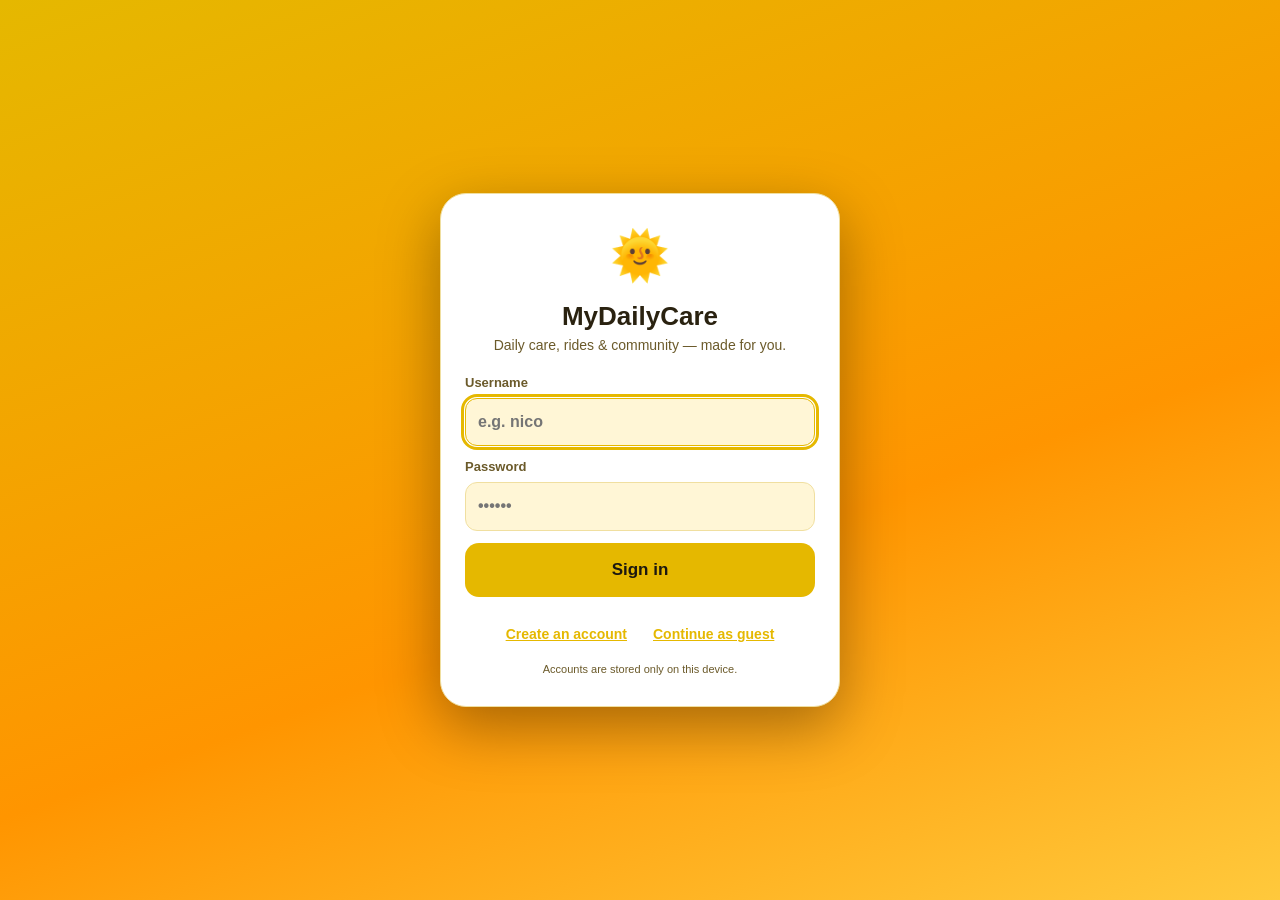
<file: index.html>
<!DOCTYPE html>
<html lang="en">
<head>
  <meta charset="UTF-8" />
  <meta name="viewport" content="width=device-width, initial-scale=1.0, maximum-scale=1.0" />
  <meta name="theme-color" content="#E5B800" />
  <title>MyDailyCare · Daily Care & Medication Companion</title>
  <link rel="stylesheet" href="styles.css" />
  <link rel="icon" href="data:image/svg+xml,%3Csvg xmlns='http://www.w3.org/2000/svg' viewBox='0 0 100 100'%3E%3Ctext y='.9em' font-size='90'%3E%E2%8F%BA%3C/text%3E%3C/svg%3E" />
</head>
<body>
  <!-- Auth gate -->
  <div class="auth-gate" id="authGate" hidden>
    <div class="auth-box">
      <span class="auth-logo" aria-hidden="true">🌞</span>
      <h2>MyDailyCare</h2>
      <p class="auth-tagline">Daily care, rides & community — made for you.</p>

      <form id="authForm">
        <label>Username
          <input type="text" id="authUser" autocomplete="username" placeholder="e.g. nico" required />
        </label>
        <label>Password
          <input type="password" id="authPass" autocomplete="current-password" placeholder="••••••" required />
        </label>
        <p id="authError" class="auth-error" role="alert" hidden></p>
        <button type="submit" class="btn btn-primary btn-large btn-block" id="authSubmitBtn">Sign in</button>
      </form>

      <div class="auth-switch">
        <button class="auth-link" id="authModeBtn">Create an account</button>
        <button class="auth-link" id="authGuestBtn">Continue as guest</button>
      </div>
      <p class="auth-note">Accounts are stored only on this device.</p>
    </div>
  </div>

  <a href="#main" class="skip-link">Skip to main content</a>

  <header class="app-header" role="banner">
    <div class="brand">
      <span class="brand-icon" aria-hidden="true">🌞</span>
      <div>
        <h1>MyDailyCare</h1>
        <p class="subtitle">Daily Care & Medication Companion</p>
      </div>
    </div>
    <div class="header-status" aria-live="polite">
      <span id="nowTime" class="now-time">--:--</span>
      <span id="nowDate" class="now-date"></span>
      <button class="btn btn-secondary btn-small" id="logoutBtn" hidden>👋 Sign out</button>
    </div>
  </header>

  <main id="main" class="app-main" role="main">
    <!-- Tabs -->
    <nav class="tab-bar" role="tablist" aria-label="Sections">
      <button class="tab active" role="tab" aria-selected="true" data-tab="home">Home</button>
      <button class="tab" role="tab" aria-selected="false" data-tab="calendar">Calendar</button>
      <button class="tab" role="tab" aria-selected="false" data-tab="meds">Meds</button>
      <button class="tab" role="tab" aria-selected="false" data-tab="care">Care</button>
      <button class="tab" role="tab" aria-selected="false" data-tab="timer">Timer</button>
      <button class="tab" role="tab" aria-selected="false" data-tab="rides">Rides</button>
      <button class="tab" role="tab" aria-selected="false" data-tab="community">Community</button>
    </nav>

    <!-- Home Dashboard -->
    <section class="tab-panel active" id="tab-home" role="tabpanel" aria-label="Home">
      <div class="card-grid">
        <button class="big-card card-meds" data-goto="meds">
          <span class="big-card-icon" aria-hidden="true">💊</span>
          <span class="big-card-title">Medications</span>
          <span class="big-card-meta" id="nextMedName">Next: none</span>
          <span class="big-card-time" id="nextMedTime">--:--</span>
        </button>

        <button class="big-card card-care" data-goto="care">
          <span class="big-card-icon" aria-hidden="true">🩺</span>
          <span class="big-card-title">Care Tasks</span>
          <span class="big-card-meta" id="nextCareName">Next due: none</span>
          <span class="big-card-time" id="nextCareTime">--:--</span>
        </button>

        <button class="big-card card-calendar" data-goto="calendar">
          <span class="big-card-icon" aria-hidden="true">📅</span>
          <span class="big-card-title">Calendar</span>
          <span class="big-card-meta" id="weekCountMeta">7-day view</span>
          <span class="big-card-time" id="weekTodayCount">--</span>
        </button>

        <button class="big-card card-timer" data-goto="timer">
          <span class="big-card-icon" aria-hidden="true">⏲️</span>
          <span class="big-card-title">Quick Timer</span>
          <span class="big-card-meta">Start a countdown</span>
          <span class="big-card-time">▶ Start</span>
        </button>

        <button class="big-card card-quick-cath" id="quickCathBtn">
          <span class="big-card-icon" aria-hidden="true">💧</span>
          <span class="big-card-title">Catheter Timer</span>
          <span class="big-card-meta">Reminder every 4 hours</span>
          <span class="big-card-time">▶ Launch</span>
        </button>

        <button class="big-card card-community" data-goto="community">
          <span class="big-card-icon" aria-hidden="true">🤝</span>
          <span class="big-card-title">Community</span>
          <span class="big-card-meta" id="savedCommunitiesCount">Saved resources</span>
          <span class="big-card-time" id="matchCount">Explore</span>
        </button>
      </div>

      <h2 class="section-title">Today's Schedule</h2>
      <ul class="today-list" id="todayList" aria-live="polite"></ul>
    </section>

    <!-- Calendar -->
    <section class="tab-panel" id="tab-calendar" role="tabpanel" aria-label="Calendar">
      <div class="panel-header">
        <h2>📅 7-Day Calendar</h2>
        <div class="cal-nav">
          <button class="btn btn-secondary btn-small" id="prevWeekBtn" aria-label="Previous week">‹</button>
          <span id="calRange" class="cal-range">—</span>
          <button class="btn btn-secondary btn-small" id="nextWeekBtn" aria-label="Next week">›</button>
        </div>
      </div>

      <p class="hint">Tap any day to see its full schedule. Medication times are fixed daily. Care tasks recur at their interval starting from the last completion.</p>
      <div id="dayCards" class="day-cards" role="list"></div>
    </section>

    <!-- Medications -->
    <section class="tab-panel" id="tab-meds" role="tabpanel" aria-label="Medications">
      <div class="panel-header">
        <h2>💊 Medications & Reminders</h2>
        <button class="btn btn-primary" id="addMedBtn">+ Add Medication</button>
      </div>

      <p class="hint">Set a time (24h format, e.g. 08:00). You'll get an alarm, sound and system notification at that time every day.</p>
      <ul class="item-list" id="medList"></ul>
    </section>

    <!-- Care Tasks -->
    <section class="tab-panel" id="tab-care" role="tabpanel" aria-label="Care Tasks">
      <div class="panel-header">
        <h2>🩺 Care Tasks (e.g. catheterization)</h2>
        <button class="btn btn-primary" id="addCareBtn">+ Add Task</button>
      </div>

      <p class="hint">Set the interval in hours. You'll be reminded when it's due. Tap "Done" to reset the timer.</p>
      <ul class="item-list" id="careList"></ul>
    </section>

    <!-- Timer -->
    <section class="tab-panel" id="tab-timer" role="tabpanel" aria-label="Timer">
      <div class="timer-display" id="timerDisplay" aria-live="polite">00:00</div>

      <div class="timer-presets">
        <button class="btn btn-secondary preset-btn" data-min="5">5 min</button>
        <button class="btn btn-secondary preset-btn" data-min="10">10 min</button>
        <button class="btn btn-secondary preset-btn" data-min="15">15 min</button>
        <button class="btn btn-secondary preset-btn" data-min="30">30 min</button>
        <button class="btn btn-secondary preset-btn" data-min="60">60 min</button>
        <button class="btn btn-secondary preset-btn" data-min="240">4 hours</button>
      </div>

      <div class="custom-timer">
        <label for="customMin">Custom (minutes)</label>
        <input type="number" id="customMin" min="1" max="999" value="20" inputmode="numeric" />
      </div>

      <div class="timer-controls">
        <button class="btn btn-primary btn-large" id="startTimerBtn">▶ Start</button>
        <button class="btn btn-danger btn-large" id="stopTimerBtn" disabled>■ Stop</button>
      </div>

      <div class="alarm-log">
        <h3>Recent Alarms</h3>
        <ul id="alarmLog"></ul>
      </div>
    </section>

    <!-- Rides -->
    <section class="tab-panel" id="tab-rides" role="tabpanel" aria-label="Rides & Transportation">
      <div class="panel-header">
        <h2>🚐 Accessible Rides</h2>
        <div class="cal-nav">
          <span class="loc-badge" id="locBadge" title="Your approximate location">📍 Locating…</span>
        </div>
      </div>

      <p class="hint">All wheelchair-accessible transportation options in the U.S. in one place. Tap a provider for WAV availability, cost, and a one-tap launch.</p>

      <!-- Filter chips -->
      <div class="filter-bar" role="group" aria-label="Filter ride providers">
        <button class="chip active" data-filter="all">All</button>
        <button class="chip" data-filter="wav">WAV 🚐</button>
        <button class="chip" data-filter="driver-assist">Driver Assist 🤝</button>
        <button class="chip" data-filter="standard">Standard 🚗</button>
        <button class="chip" data-filter="phone">Phone ☎️</button>
        <button class="chip" data-filter="public">Public 🚌</button>
      </div>

      <h3 class="section-title">Your Accessibility Profile</h3>
      <button class="profile-card" id="profileCard">
        <div class="profile-summary">
          <div class="profile-main">
            <span class="profile-icon" aria-hidden="true">♿</span>
            <span>
              <strong id="profTitle">Tap to set up</strong>
              <small id="profSub">We'll include this with every booking</small>
            </span>
          </div>
          <span class="profile-edit">Edit ›</span>
        </div>
      </button>

      <h3 class="section-title">Saved Destinations</h3>
      <div class="destinations" id="destList"></div>
      <button class="btn btn-secondary btn-block" id="addDestBtn">+ Add Destination</button>

      <h3 class="section-title">Available Providers</h3>
      <div id="providerGrid" class="provider-grid"></div>

      <h3 class="section-title">Recent Trips</h3>
      <ul class="trip-list" id="tripList"></ul>
    </section>

    <!-- Community -->
    <section class="tab-panel" id="tab-community" role="tabpanel" aria-label="Community">
      <div class="panel-header">
        <h2>🤝 Disability Community</h2>
      </div>

      <p class="hint">Connect with other disabled adults across the U.S. The list below links to vetted online communities and support groups. Save what works for you, and use the Notes section to record accessibility tips you can share or refer back to.</p>

      <!-- Profile card -->
      <button class="profile-card" id="interestsCard">
        <div class="profile-summary">
          <div class="profile-main">
            <span class="profile-icon" aria-hidden="true">🏷️</span>
            <span>
              <strong id="interestsTitle">Tell us about you</strong>
              <small id="interestsSub">We'll match resources that fit you best</small>
            </span>
          </div>
          <span class="profile-edit">Edit ›</span>
        </div>
      </button>

      <!-- Connect Locally -->
      <h3 class="section-title">Connect Locally 🇺🇸</h3>
      <p class="hint" style="margin-top:0;">Set your city once — we'll build one-tap searches for local disability groups, events and adaptive sports near you.</p>
      <div class="city-row">
        <input type="text" id="cityInput" placeholder="Your city & state — e.g. Austin, TX" aria-label="Your city and state" />
        <button class="btn btn-primary" id="saveCityBtn">Save</button>
      </div>
      <div id="localSearchGrid" class="launcher-grid"></div>

      <h3 class="section-title">Find Local Chapters</h3>
      <p class="hint" style="margin-top:0;">National organizations with in-person chapters and programs in most U.S. cities.</p>
      <div id="chapterGrid" class="launcher-grid"></div>

      <h3 class="section-title">My Connect Card</h3>
      <p class="hint" style="margin-top:0;">A short intro about you — tap "Copy" and paste it into a group post, an email, or show it to someone new.</p>
      <div class="connect-card">
        <textarea id="connectCardText" rows="5" aria-label="Your connect card text"></textarea>
        <div class="connect-actions">
          <button class="btn btn-secondary" id="regenCardBtn">↻ Regenerate</button>
          <button class="btn btn-primary" id="copyCardBtn">📋 Copy</button>
        </div>
      </div>

      <h3 class="section-title">Browse Communities</h3>
      <div class="filter-bar" role="group" aria-label="Filter communities">
        <button class="chip active" data-comfilter="all">All</button>
        <button class="chip" data-comfilter="general">General</button>
        <button class="chip" data-comfilter="wheelchair">Wheelchair</button>
        <button class="chip" data-comfilter="heart">Heart</button>
        <button class="chip" data-comfilter="adhd">ADHD</button>
        <button class="chip" data-comfilter="condition">Other conditions</button>
        <button class="chip" data-comfilter="veterans">Veterans</button>
      </div>
      <div id="communityGrid" class="provider-grid"></div>

      <h3 class="section-title">My Saved Resources <span id="savedCount" class="count-badge">0</span></h3>
      <div id="savedGrid" class="provider-grid"></div>

      <h3 class="section-title">My Accessibility Notes <span id="notesCount" class="count-badge">0</span></h3>
      <p class="hint" style="margin-top:0;">Save accessibility tips, friendly venues, provider notes. Tap any note to copy it for sharing.</p>
      <button class="btn btn-primary btn-block" id="addNoteBtn">+ Add Note</button>
      <ul class="notes-list" id="notesList"></ul>
    </section>
  </main>

  <!-- Medication modal -->
  <div class="modal" id="medModal" role="dialog" aria-modal="true" aria-labelledby="medModalTitle" hidden>
    <div class="modal-content">
      <h3 id="medModalTitle">Add Medication</h3>
      <form id="medForm">
        <input type="hidden" id="medId" />
        <label>Name
          <input type="text" id="medName" required placeholder="e.g. Aspirin" />
        </label>
        <label>Dosage
          <input type="text" id="medDosage" placeholder="e.g. 100mg / 1 tablet" />
        </label>
        <label>Time (HH:MM)
          <input type="time" id="medTime" required />
        </label>
        <label class="checkbox-line">
          <input type="checkbox" id="medEnabled" checked /> Enable reminder
        </label>
        <label>Notes
          <textarea id="medNotes" rows="2" placeholder="optional"></textarea>
        </label>

        <div class="modal-actions">
          <button type="button" class="btn btn-secondary" id="medCancelBtn">Cancel</button>
          <button type="submit" class="btn btn-primary">Save</button>
        </div>
      </form>
    </div>
  </div>

  <!-- Care task modal -->
  <div class="modal" id="careModal" role="dialog" aria-modal="true" aria-labelledby="careModalTitle" hidden>
    <div class="modal-content">
      <h3 id="careModalTitle">Add Care Task</h3>
      <form id="careForm">
        <input type="hidden" id="careId" />
        <label>Task Name
          <input type="text" id="careName" required placeholder="e.g. Catheterization" />
        </label>
        <label>Interval (hours)
          <input type="number" id="careInterval" required min="1" max="24" value="4" />
        </label>
        <label class="checkbox-line">
          <input type="checkbox" id="careEnabled" checked /> Enable reminder
        </label>
        <label>Notes
          <textarea id="careNotes" rows="2" placeholder="optional"></textarea>
        </label>
        <div class="modal-actions">
          <button type="button" class="btn btn-secondary" id="careCancelBtn">Cancel</button>
          <button type="submit" class="btn btn-primary">Save</button>
        </div>
      </form>
    </div>
  </div>

  <!-- Alarm modal -->
  <div class="modal alarm-modal" id="alarmModal" role="alertdialog" aria-modal="true" aria-labelledby="alarmModalTitle" hidden>
    <div class="modal-content">
      <div class="alarm-icon" aria-hidden="true">⏰</div>
      <h3 id="alarmModalTitle">Time's up!</h3>
      <p id="alarmMessage" class="alarm-message"></p>
      <div class="modal-actions">
        <button class="btn btn-secondary" id="alarmSnoozeBtn">Snooze 5 min</button>
        <button class="btn btn-primary" id="alarmAckBtn">Got it</button>
      </div>
    </div>
  </div>

  <!-- Ride booking modal -->
  <div class="modal" id="bookModal" role="dialog" aria-modal="true" aria-labelledby="bookModalTitle" hidden>
    <div class="modal-content">
      <div class="book-header">
        <span class="book-icon" id="bookIcon" aria-hidden="true">🚐</span>
        <div>
          <h3 id="bookModalTitle">Book a ride</h3>
          <p id="bookSubtitle" class="book-subtitle"></p>
        </div>
      </div>

      <div class="book-row">
        <label>Pickup
          <select id="bookPickup"></select>
        </label>
      </div>
      <div class="book-row">
        <label>Dropoff
          <select id="bookDropoff"></select>
        </label>
      </div>
      <div class="book-row two-col">
        <label>When
          <select id="bookWhen">
            <option value="now">Now</option>
            <option value="15">In 15 min</option>
            <option value="30">In 30 min</option>
            <option value="60">In 1 hour</option>
          </select>
        </label>
        <label>Riders
          <select id="bookPax">
            <option value="1">1</option>
            <option value="2">2</option>
            <option value="3">3</option>
          </select>
        </label>
      </div>
      <div class="book-row">
        <label>Notes for driver (auto-filled from your accessibility profile)
          <textarea id="bookNotes" rows="3"></textarea>
        </label>
      </div>

      <div class="book-cta">
        <button class="btn btn-primary btn-large btn-block" id="bookLaunchBtn">▶ Launch Provider</button>
        <div class="book-alt">
          <button class="btn btn-secondary" id="bookWebBtn" hidden>Open Website</button>
          <button class="btn btn-secondary" id="bookCallBtn" hidden>📞 Call</button>
        </div>
      </div>
    </div>
  </div>

  <!-- Accessibility profile modal -->
  <div class="modal" id="profModal" role="dialog" aria-modal="true" aria-labelledby="profModalTitle" hidden>
    <div class="modal-content">
      <h3 id="profModalTitle">Accessibility Profile</h3>
      <p class="hint" style="margin-top:0;">Saved once and shared with every booking.</p>
      <form id="profForm">
        <label>Wheelchair type
          <select id="profChair">
            <option value="power">Power wheelchair</option>
            <option value="manual">Manual wheelchair</option>
            <option value="foldable">Foldable / collapsible</option>
            <option value="none">I don't use a wheelchair</option>
          </select>
        </label>
        <label class="checkbox-line"><input type="checkbox" id="profWAV" checked /> Need a WAV (Wheelchair-Accessible Vehicle)</label>
        <label class="checkbox-line"><input type="checkbox" id="profRamp" /> Need a ramp</label>
        <label class="checkbox-line"><input type="checkbox" id="profLift" /> Need a lift</label>
        <label class="checkbox-line"><input type="checkbox" id="profAssist" /> Need driver assistance</label>
        <label class="checkbox-line"><input type="checkbox" id="profAnimal" /> Traveling with a service animal</label>
        <label>Pickup notes
          <textarea id="profNotes" rows="2" placeholder="e.g. Front entrance, ramp on the right side"></textarea>
        </label>
        <div class="modal-actions">
          <button type="button" class="btn btn-secondary" id="profCancelBtn">Cancel</button>
          <button type="submit" class="btn btn-primary">Save</button>
        </div>
      </form>
    </div>
  </div>

  <!-- Destination modal -->
  <div class="modal" id="destModal" role="dialog" aria-modal="true" aria-labelledby="destModalTitle" hidden>
    <div class="modal-content">
      <h3 id="destModalTitle">Add Destination</h3>
      <form id="destForm">
        <input type="hidden" id="destId" />
        <label>Label
          <input type="text" id="destLabel" required placeholder="e.g. Home, Doctor, Pharmacy" />
        </label>
        <label>Address
          <textarea id="destAddress" rows="2" required placeholder="Street, City, State ZIP"></textarea>
        </label>
        <label class="checkbox-line"><input type="checkbox" id="destDefault" /> Set as default pickup</label>
        <div class="modal-actions">
          <button type="button" class="btn btn-secondary" id="destCancelBtn">Cancel</button>
          <button type="submit" class="btn btn-primary">Save</button>
        </div>
      </form>
    </div>
  </div>

  <!-- Interests / about-you modal -->
  <div class="modal" id="interestsModal" role="dialog" aria-modal="true" aria-labelledby="interestsModalTitle" hidden>
    <div class="modal-content">
      <h3 id="interestsModalTitle">About You</h3>
      <p class="hint" style="margin-top:0;">Pick what fits. Used only on this device to highlight matching communities.</p>
      <form id="interestsForm">
        <label>I'm interested in (pick any)
          <div class="interest-grid" id="interestGrid" role="group" aria-label="Interests"></div>
        </label>
        <label>Short bio (optional — kept on this device only)
          <textarea id="commBio" rows="3" placeholder="e.g. Wheelchair user, heart patient, looking for peer support"></textarea>
        </label>
        <div class="modal-actions">
          <button type="button" class="btn btn-secondary" id="interestsCancelBtn">Cancel</button>
          <button type="submit" class="btn btn-primary">Save</button>
        </div>
      </form>
    </div>
  </div>

  <!-- Accessibility note modal -->
  <div class="modal" id="noteModal" role="dialog" aria-modal="true" aria-labelledby="noteModalTitle" hidden>
    <div class="modal-content">
      <h3 id="noteModalTitle">Add Note</h3>
      <p class="hint" style="margin-top:0;">Save accessibility tips, friendly venues, provider notes. Local-only on this device.</p>
      <form id="noteForm">
        <input type="hidden" id="noteId" />
        <label>Title
          <input type="text" id="noteTitle" required placeholder="e.g. Best WAV pickup spot at Mercy Hospital" />
        </label>
        <label>Notes
          <textarea id="noteBody" rows="4" required placeholder="Details, tips, location, etc."></textarea>
        </label>
        <label>Tags (optional, comma-separated)
          <input type="text" id="noteTags" placeholder="e.g. venue, provider, paratransit" />
        </label>
        <div class="modal-actions">
          <button type="button" class="btn btn-secondary" id="noteCancelBtn">Cancel</button>
          <button type="submit" class="btn btn-primary">Save</button>
        </div>
      </form>
    </div>
  </div>

  <script src="app.js"></script>
</body>
</html>
</file>
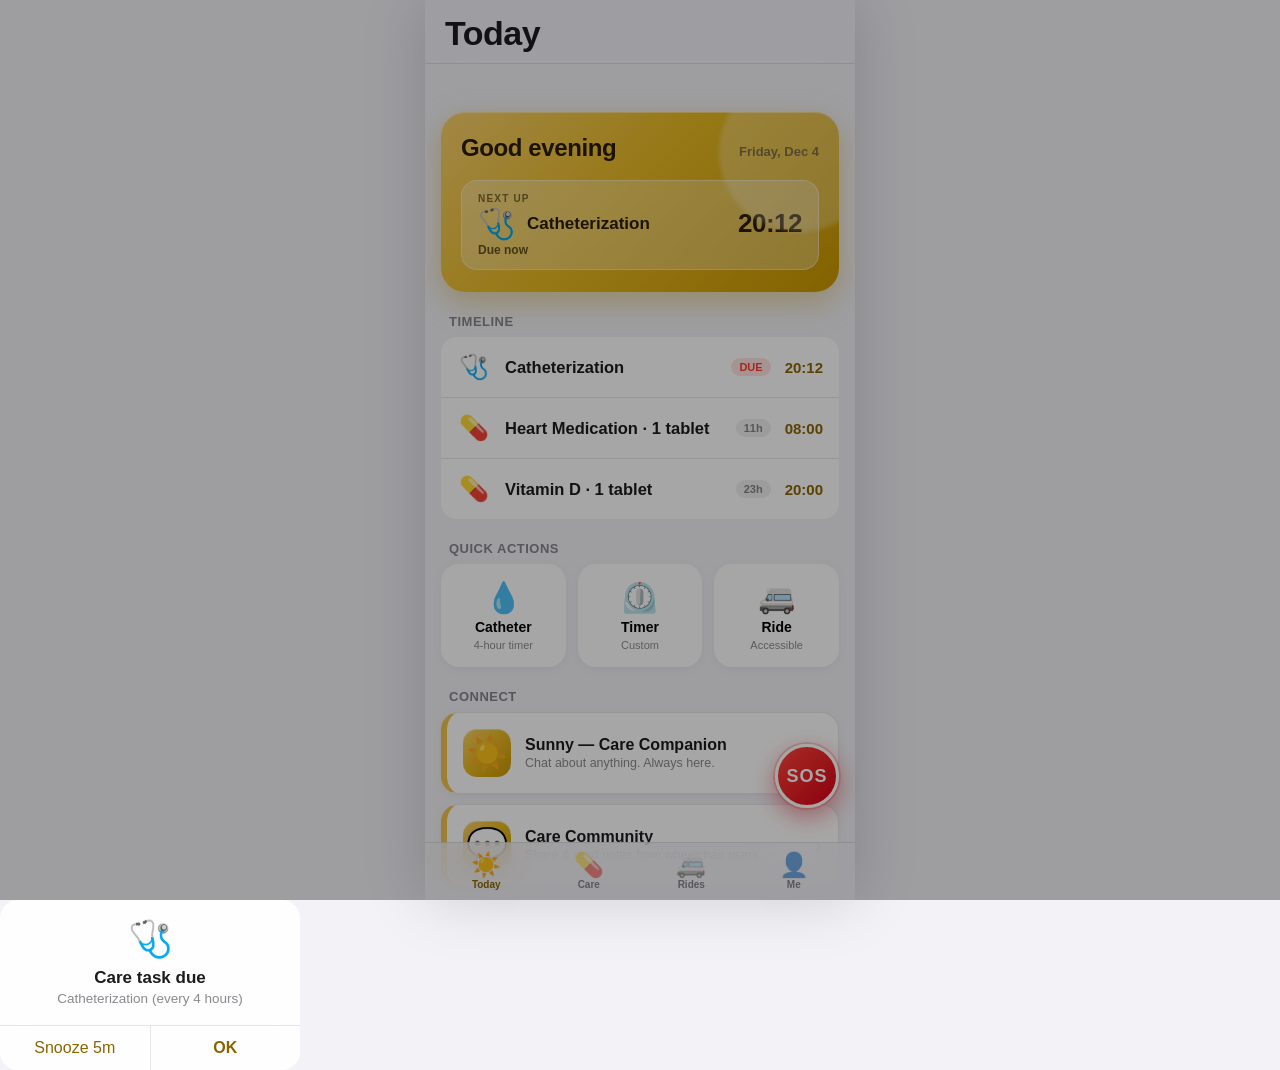
<file: iphone.html>
<!DOCTYPE html>
<html lang="en">
<head>
<meta charset="UTF-8" />
<meta name="viewport" content="width=device-width, initial-scale=1, viewport-fit=cover, user-scalable=no" />
<meta name="apple-mobile-web-app-capable" content="yes" />
<meta name="apple-mobile-web-app-status-bar-style" content="default" />
<meta name="apple-mobile-web-app-title" content="MyDailyCare" />
<meta name="theme-color" content="#F2F2F7" />
<title>MyDailyCare — iPhone Edition</title>
<link rel="stylesheet" href="ios.css?v=9" />
</head>
<body>

<div class="app" id="app">

  <!-- ============ TODAY ============ -->
  <section class="page active" id="page-today">
    <header class="nav">
      <h1 class="large-title">Today</h1>
    </header>
    <div class="content">
      <div class="hero" id="hero">
        <div class="hero-top">
          <span class="hero-greeting" id="greeting">Good morning</span>
          <span class="hero-date" id="heroDate"></span>
        </div>
        <div class="hero-next" id="heroNext">
          <span class="hero-next-label">NEXT UP</span>
          <span class="hero-next-icon" id="heroIcon">💊</span>
          <span class="hero-next-name" id="heroName">—</span>
          <span class="hero-next-time" id="heroTime">--:--</span>
          <span class="hero-next-sub" id="heroSub"></span>
        </div>
      </div>

      <div class="section-header">Timeline</div>
      <div class="card list" id="todayList"></div>

      <div class="section-header">Quick Actions</div>
      <div class="quick-grid">
        <button class="quick-btn" id="quickCath">
          <span class="quick-icon">💧</span>
          <span class="quick-name">Catheter</span>
          <span class="quick-sub">4-hour timer</span>
        </button>
        <button class="quick-btn" id="quickTimer">
          <span class="quick-icon">⏲️</span>
          <span class="quick-name">Timer</span>
          <span class="quick-sub">Custom</span>
        </button>
        <button class="quick-btn" data-goto="rides">
          <span class="quick-icon">🚐</span>
          <span class="quick-name">Ride</span>
          <span class="quick-sub">Accessible</span>
        </button>
      </div>

      <div class="section-header">Connect</div>
      <div class="connect-grid">
        <button class="connect-card connect-companion" id="openCompanionBtn">
          <span class="connect-emoji">☀️</span>
          <div class="connect-text">
            <strong>Sunny — Care Companion</strong>
            <small>Chat about anything. Always here.</small>
          </div>
          <span class="cell-chevron">›</span>
        </button>
        <button class="connect-card connect-community" id="openCommunityBtn">
          <span class="connect-emoji">💬</span>
          <div class="connect-text">
            <strong>Care Community</strong>
            <small>Share & read notes from wheelchair users</small>
          </div>
          <span class="cell-chevron">›</span>
        </button>
      </div>
    </div>
  </section>

  <!-- ============ CARE ============ -->
  <section class="page" id="page-care">
    <header class="nav">
      <h1 class="large-title">Care</h1>
      <div class="nav-actions">
        <button class="nav-btn" id="addMedBtn" aria-label="Add medication">＋</button>
      </div>
    </header>
    <div class="content">
      <div class="segmented" id="careSegment">
        <button class="seg active" data-seg="meds">Medications</button>
        <button class="seg" data-seg="tasks">Care Tasks</button>
      </div>

      <div id="segPaneMeds">
        <div class="card list" id="medList"></div>
      </div>

      <div id="segPaneTasks" hidden>
        <div class="card list" id="careList"></div>
        <button class="btn tinted wide" id="addCareBtn">＋ Add Care Task</button>
      </div>
    </div>
  </section>

  <!-- ============ RIDES ============ -->
  <section class="page" id="page-rides">
    <header class="nav">
      <h1 class="large-title">Rides</h1>
    </header>
    <div class="content">
      <div class="hero hero-gold mini">
        <div class="hero-top">
          <span class="hero-greeting">Accessible rides</span>
          <span class="hero-date" id="locBadge">📍 United States</span>
        </div>
        <span class="hero-mini-sub">Every wheelchair-friendly option, one tap away</span>
      </div>

      <button class="cell profile-cell" id="profileCard">
        <span class="cell-icon">♿</span>
        <div class="cell-main">
          <span class="cell-title" id="profTitle">Accessibility Profile</span>
          <span class="cell-sub" id="profSub">Tap to set your needs — auto-filled with every booking</span>
        </div>
        <span class="cell-chevron">›</span>
      </button>

      <div class="chips" role="group" aria-label="Filter">
        <button class="chip active" data-filter="all">All</button>
        <button class="chip" data-filter="wav">WAV</button>
        <button class="chip" data-filter="driver-assist">Assist</button>
        <button class="chip" data-filter="phone">Phone</button>
        <button class="chip" data-filter="public">Public</button>
      </div>

      <div class="card list" id="providerList"></div>

      <div class="section-header">Recent Trips</div>
      <div class="card list" id="tripList"></div>
    </div>
  </section>

  <!-- ============ ME ============ -->
  <section class="page" id="page-me">
    <header class="nav">
      <h1 class="large-title">Me</h1>
    </header>
    <div class="content">
      <div class="avatar-hero">
        <span class="avatar">🌞</span>
        <span class="avatar-name">Nico</span>
        <span class="avatar-sub">MyDailyCare · iPhone Edition</span>
      </div>

      <div class="section-header">How are you today?</div>
      <div class="mood-card" id="moodCard">
        <div class="mood-row" id="moodRow">
          <button class="mood-btn" data-mood="😄">😄</button>
          <button class="mood-btn" data-mood="🙂">🙂</button>
          <button class="mood-btn" data-mood="😐">😐</button>
          <button class="mood-btn" data-mood="😔">😔</button>
          <button class="mood-btn" data-mood="😣">😣</button>
        </div>
        <div class="mood-history" id="moodHistory"></div>
      </div>

      <div class="section-header">Safety</div>
      <div class="card list">
        <button class="cell" id="meContact">
          <span class="cell-icon">🆘</span>
          <div class="cell-main">
            <span class="cell-title">Emergency Contact</span>
            <span class="cell-sub" id="meContactSub">Tap to add a person we can call for you</span>
          </div>
          <span class="cell-chevron">›</span>
        </button>
        <button class="cell" id="meProfile">
          <span class="cell-icon">♿</span>
          <div class="cell-main">
            <span class="cell-title">Accessibility Profile</span>
            <span class="cell-sub" id="meProfSub">Wheelchair & ride needs</span>
          </div>
          <span class="cell-chevron">›</span>
        </button>
        <button class="cell" data-goto="rides">
          <span class="cell-icon">🚐</span>
          <div class="cell-main">
            <span class="cell-title">My Trips</span>
            <span class="cell-sub" id="meTripSub">0 recent</span>
          </div>
          <span class="cell-chevron">›</span>
        </button>
      </div>

      <div class="section-header">Community</div>
      <div class="card list">
        <a class="cell" href="https://themighty.com" target="_blank" rel="noopener">
          <span class="cell-icon">💪</span>
          <div class="cell-main">
            <span class="cell-title">The Mighty</span>
            <span class="cell-sub">2M+ members · stories & groups</span>
          </div>
          <span class="cell-chevron">↗</span>
        </a>
        <a class="cell" href="https://www.reddit.com/r/wheelchairs/" target="_blank" rel="noopener">
          <span class="cell-icon">🛞</span>
          <div class="cell-main">
            <span class="cell-title">r/wheelchairs</span>
            <span class="cell-sub">15K+ wheelchair users</span>
          </div>
          <span class="cell-chevron">↗</span>
        </a>
        <a class="cell" href="https://moveunitedsport.org/chapters/" target="_blank" rel="noopener">
          <span class="cell-icon">🏅</span>
          <div class="cell-main">
            <span class="cell-title">Adaptive Sports Near Me</span>
            <span class="cell-sub">Move United chapters</span>
          </div>
          <span class="cell-chevron">↗</span>
        </a>
      </div>

      <div class="section-header">About</div>
      <div class="card list">
        <div class="cell">
          <span class="cell-icon">🕒</span>
          <div class="cell-main">
            <span class="cell-title">Time Zone</span>
            <span class="cell-sub" id="tzLabel">Currently: Eastern (New York)</span>
          </div>
          <select id="tzSelect" style="background:var(--fill);border:none;border-radius:8px;padding:6px 8px;font-size:14px;color:var(--gold-text);font-weight:700;"></select>
        </div>
        <div class="cell static">
          <div class="cell-main">
            <span class="cell-title">Version</span>
          </div>
          <span class="cell-value">1.1 · iPhone</span>
        </div>
        <div class="cell static">
          <div class="cell-main">
            <span class="cell-title">Storage</span>
          </div>
          <span class="cell-value">This device only</span>
        </div>
      </div>
    </div>
  </section>

  <!-- ============ TAB BAR ============ -->
  <nav class="tabbar" role="tablist">
    <button class="tab active" data-tab="today" role="tab" aria-selected="true">
      <span class="tab-icon">☀️</span><span class="tab-label">Today</span>
    </button>
    <button class="tab" data-tab="care" role="tab" aria-selected="false">
      <span class="tab-icon">💊</span><span class="tab-label">Care</span>
    </button>
    <button class="tab" data-tab="rides" role="tab" aria-selected="false">
      <span class="tab-icon">🚐</span><span class="tab-label">Rides</span>
    </button>
    <button class="tab" data-tab="me" role="tab" aria-selected="false">
      <span class="tab-icon">👤</span><span class="tab-label">Me</span>
    </button>
  </nav>

  <!-- ============ SOS FLOATING BUTTON ============ -->
  <button class="sos-fab" id="sosFab" aria-label="Emergency SOS">SOS</button>
</div>

<!-- ============ TIMER SHEET ============ -->
<div class="sheet-backdrop" id="timerBackdrop" hidden></div>
<div class="sheet timer-sheet" id="timerSheet" hidden>
  <div class="sheet-grab"></div>
  <h3 class="sheet-title" id="timerLabel">Timer</h3>
  <div class="ring-wrap">
    <svg viewBox="0 0 200 200" class="ring" aria-hidden="true">
      <circle class="ring-track" cx="100" cy="100" r="88"/>
      <circle class="ring-fill" id="ringFill" cx="100" cy="100" r="88"/>
    </svg>
    <div class="ring-center">
      <span class="ring-time" id="ringTime">04:00</span>
      <span class="ring-sub" id="ringSub">remaining</span>
    </div>
  </div>
  <div class="preset-row">
    <button class="pill" data-min="5">5m</button>
    <button class="pill" data-min="10">10m</button>
    <button class="pill" data-min="15">15m</button>
    <button class="pill" data-min="30">30m</button>
    <button class="pill" data-min="240">4h</button>
  </div>
  <div class="sheet-actions">
    <button class="btn filled wide" id="timerStartBtn">▶ Start</button>
    <button class="btn tinted wide" id="timerStopBtn">Stop</button>
  </div>
</div>

<!-- ============ MED SHEET ============ -->
<div class="sheet-backdrop" id="medBackdrop" hidden></div>
<div class="sheet" id="medSheet" hidden>
  <div class="sheet-grab"></div>
  <h3 class="sheet-title" id="medSheetTitle">Add Medication</h3>
  <form id="medForm">
    <input type="hidden" id="medId" />
    <div class="field">
      <label>Name</label>
      <input type="text" id="medName" required placeholder="e.g. Heart Medication" />
    </div>
    <div class="field">
      <label>Dosage</label>
      <input type="text" id="medDosage" placeholder="e.g. 1 tablet" />
    </div>
    <div class="field">
      <label>Time</label>
      <input type="time" id="medTime" required value="08:00" />
    </div>
    <div class="field">
      <label>Notes</label>
      <input type="text" id="medNotes" placeholder="Optional" />
    </div>
    <div class="switch-row">
      <span>Remind daily</span>
      <label class="switch"><input type="checkbox" id="medEnabled" checked /><span></span></label>
    </div>
    <div class="sheet-actions">
      <button type="button" class="btn tinted" data-close="medSheet">Cancel</button>
      <button type="submit" class="btn filled">Save</button>
    </div>
  </form>
</div>

<!-- ============ CARE SHEET ============ -->
<div class="sheet-backdrop" id="careBackdrop" hidden></div>
<div class="sheet" id="careSheet" hidden>
  <div class="sheet-grab"></div>
  <h3 class="sheet-title" id="careSheetTitle">Add Care Task</h3>
  <form id="careForm">
    <input type="hidden" id="careId" />
    <div class="field">
      <label>Name</label>
      <input type="text" id="careName" required placeholder="e.g. Catheterization" />
    </div>
    <div class="field">
      <label>Every (hours)</label>
      <input type="number" id="careInterval" min="1" max="48" required value="4" inputmode="numeric" />
    </div>
    <div class="field">
      <label>Notes</label>
      <input type="text" id="careNotes" placeholder="Optional" />
    </div>
    <div class="switch-row">
      <span>Remind me</span>
      <label class="switch"><input type="checkbox" id="careEnabled" checked /><span></span></label>
    </div>
    <div class="sheet-actions">
      <button type="button" class="btn tinted" data-close="careSheet">Cancel</button>
      <button type="submit" class="btn filled">Save</button>
    </div>
  </form>
</div>

<!-- ============ BOOKING SHEET ============ -->
<div class="sheet-backdrop" id="bookBackdrop" hidden></div>
<div class="sheet" id="bookSheet" hidden>
  <div class="sheet-grab"></div>
  <div class="book-head">
    <span class="book-emoji" id="bookIcon">🚐</span>
    <div>
      <h3 class="sheet-title" id="bookTitle">Book a ride</h3>
      <p class="book-sub" id="bookSub"></p>
    </div>
  </div>
  <div class="field">
    <label>Pickup</label>
    <input type="text" id="bookPickup" placeholder="Current location" />
  </div>
  <div class="field">
    <label>Dropoff</label>
    <input type="text" id="bookDropoff" placeholder="Where to?" />
  </div>
  <div class="field">
    <label>Notes for driver</label>
    <textarea id="bookNotes" rows="3" placeholder="Auto-filled from your profile"></textarea>
  </div>
  <div class="sheet-actions">
    <button class="btn tinted" id="bookCallBtn" hidden>📞 Call</button>
    <button class="btn tinted" id="bookWebBtn" hidden>🌐 Website</button>
    <button class="btn filled wide" id="bookLaunchBtn">▶ Launch</button>
  </div>
</div>

<!-- ============ PROFILE SHEET ============ -->
<div class="sheet-backdrop" id="profBackdrop" hidden></div>
<div class="sheet" id="profSheet" hidden>
  <div class="sheet-grab"></div>
  <h3 class="sheet-title">Accessibility Profile</h3>
  <form id="profForm">
    <div class="field">
      <label>Wheelchair type</label>
      <select id="profChair">
        <option value="power">Power wheelchair</option>
        <option value="manual">Manual wheelchair</option>
        <option value="foldable">Foldable / collapsible</option>
        <option value="none">I don't use a wheelchair</option>
      </select>
    </div>
    <div class="switch-row"><span>Need a WAV</span><label class="switch"><input type="checkbox" id="profWAV" checked /><span></span></label></div>
    <div class="switch-row"><span>Need a ramp</span><label class="switch"><input type="checkbox" id="profRamp" /><span></span></label></div>
    <div class="switch-row"><span>Need a lift</span><label class="switch"><input type="checkbox" id="profLift" /><span></span></label></div>
    <div class="switch-row"><span>Driver assistance</span><label class="switch"><input type="checkbox" id="profAssist" /><span></span></label></div>
    <div class="switch-row"><span>Service animal</span><label class="switch"><input type="checkbox" id="profAnimal" /><span></span></label></div>
    <div class="field">
      <label>Pickup notes</label>
      <textarea id="profNotes" rows="2" placeholder="e.g. Front entrance, ramp on the right"></textarea>
    </div>
    <div class="sheet-actions">
      <button type="button" class="btn tinted" data-close="profSheet">Cancel</button>
      <button type="submit" class="btn filled">Save</button>
    </div>
  </form>
</div>

<!-- ============ SOS SHEET ============ -->
<div class="sheet-backdrop" id="sosBackdrop" hidden></div>
<div class="sheet sos-sheet" id="sosSheet" hidden>
  <div class="sheet-grab"></div>
  <div class="sos-head">
    <span class="sos-bell">🚨</span>
    <h3 class="sheet-title" style="color:#FF3B30;margin-bottom:0;">Emergency</h3>
    <p class="sos-sub">Tap to call 911 or your emergency contact.</p>
  </div>
  <button class="sos-call sos-911" id="sosCall911">
    <span class="sos-call-icon">📞</span>
    <span class="sos-call-text">
      <strong>Call 911</strong>
      <small>Police · Fire · Ambulance</small>
    </span>
  </button>
  <button class="sos-call sos-contact" id="sosCallContact" hidden>
    <span class="sos-call-icon">👤</span>
    <span class="sos-call-text">
      <strong id="sosContactName">Contact</strong>
      <small id="sosContactPhone">—</small>
    </span>
  </button>
  <button class="btn tinted wide" data-close="sosSheet" style="margin-top:14px;">Cancel</button>
</div>

<!-- ============ EMERGENCY CONTACT SHEET ============ -->
<div class="sheet-backdrop" id="contactBackdrop" hidden></div>
<div class="sheet" id="contactSheet" hidden>
  <div class="sheet-grab"></div>
  <h3 class="sheet-title">Emergency Contact</h3>
  <p class="hint" style="margin-top:-4px;">A person we can call quickly when you need help.</p>
  <form id="contactForm">
    <div class="field">
      <label>Name</label>
      <input type="text" id="contactName" placeholder="e.g. Maria (sister)" />
    </div>
    <div class="field">
      <label>Phone</label>
      <input type="tel" id="contactPhone" placeholder="+1 555 123 4567" />
    </div>
    <div class="field">
      <label>Relationship</label>
      <select id="contactRel">
        <option value="family">Family</option>
        <option value="caregiver">Caregiver</option>
        <option value="friend">Friend</option>
        <option value="neighbor">Neighbor</option>
        <option value="doctor">Doctor</option>
        <option value="other">Other</option>
      </select>
    </div>
    <div class="sheet-actions">
      <button type="button" class="btn tinted" id="contactClearBtn">Remove</button>
      <button type="submit" class="btn filled">Save</button>
    </div>
  </form>
</div>

<!-- ============ COMPANION CHAT SHEET ============ -->
<div class="sheet-backdrop" id="companionBackdrop" hidden></div>
<div class="sheet chat-sheet" id="companionSheet" hidden>
  <div class="sheet-grab"></div>
  <div class="chat-header">
    <span class="chat-avatar">☀️</span>
    <div>
      <div class="chat-name">Sunny</div>
      <div class="chat-status">Care Companion · always here</div>
    </div>
    <button class="btn tinted" data-close="companionSheet" style="padding:6px 12px;font-size:14px;margin-left:auto;">Close</button>
  </div>
  <div class="chat-log" id="chatLog"></div>
  <form class="chat-input-row" onsubmit="return false;">
    <input type="text" id="chatInput" placeholder="Type a message…" autocomplete="off" />
    <button type="button" class="chat-send" id="chatSendBtn" aria-label="Send">➤</button>
  </form>
</div>

<!-- ============ COMMUNITY SHEET ============ -->
<div class="sheet-backdrop" id="communityBackdrop" hidden></div>
<div class="sheet comm-sheet" id="communitySheet" hidden>
  <div class="sheet-grab"></div>
  <div class="chat-header">
    <span class="chat-avatar">💬</span>
    <div>
      <div class="chat-name">Care Community</div>
      <div class="chat-status">Local notes from wheelchair users</div>
    </div>
    <button class="btn tinted" data-close="communitySheet" style="padding:6px 12px;font-size:14px;margin-left:auto;">Close</button>
  </div>
  <div class="comm-list" id="commList"></div>
  <form class="post-input-row" onsubmit="return false;">
    <textarea id="postInput" rows="2" placeholder="Share something with the community…"></textarea>
    <button type="button" class="post-send" id="postPublishBtn" aria-label="Post">Post</button>
  </form>
</div>

<!-- ============ iOS ALERT ============ -->
<div class="alert-backdrop" id="alertBackdrop" hidden></div>
<div class="ios-alert" id="iosAlert" role="alertdialog" hidden>
  <div class="alert-icon" id="alertIcon">⏰</div>
  <h3 id="alertTitle">Reminder</h3>
  <p id="alertMsg"></p>
  <div class="alert-buttons">
    <button class="alert-btn" id="alertSnooze">Snooze 5m</button>
    <button class="alert-btn bold" id="alertOk">OK</button>
  </div>
</div>

<script>
// Show any JS error visibly for easy diagnosis on old browsers
window.addEventListener('error', function(e) {
  var d = document.createElement('div');
  d.textContent = 'JS Error: ' + (e.message || 'unknown');
  d.style.cssText = 'position:fixed;top:0;left:0;right:0;z-index:9999;background:#FF3B30;color:#fff;padding:10px;font-size:13px;font-family:sans-serif;';
  document.body.appendChild(d);
});
</script>
<script src="ios.js?v=9"></script>
</body>
</html>
</file>
<file: styles.css>
/* =============================
   MyDailyCare · Styles
   Yellow / amber / honey palette
   Big buttons · high contrast · accessible
   ============================= */

:root {
  /* Yellow palette */
  --primary: #E5B800;        /* mustard yellow (good contrast with white text) */
  --primary-hover: #F5C900;
  --primary-soft: #FFF3C4;
  --accent: #FF9500;         /* honey orange */
  --accent-soft: #FFE2B5;
  --success: #34C759;
  --danger: #FF3B30;

  /* Surfaces (dark) */
  --bg: #1C1810;
  --surface: #2A241A;
  --surface-2: #3A3120;
  --border: #4A3F2A;
  --text: #FFF8E6;
  --text-dim: #C9B98C;

  --shadow: 0 8px 24px rgba(229, 184, 0, .12), 0 4px 12px rgba(0,0,0,.4);
  --radius: 18px;
  --radius-lg: 26px;
}

@media (prefers-color-scheme: light) {
  :root {
    --bg: #FFFBF0;
    --surface: #FFFFFF;
    --surface-2: #FFF6D6;
    --border: #F0DFA0;
    --text: #2A2210;
    --text-dim: #6B5A2A;
    --shadow: 0 6px 18px rgba(229, 184, 0, .18), 0 4px 8px rgba(120, 80, 0, .06);
  }
}

* { box-sizing: border-box; }

html, body {
  margin: 0;
  padding: 0;
  background: var(--bg);
  color: var(--text);
  font-family: -apple-system, BlinkMacSystemFont, "SF Pro Display", "Helvetica Neue", "PingFang SC", "Microsoft YaHei", Arial, sans-serif;
  font-size: 17px;
  line-height: 1.4;
  -webkit-font-smoothing: antialiased;
  -webkit-tap-highlight-color: transparent;
}

body {
  max-width: 720px;
  margin: 0 auto;
  min-height: 100vh;
  padding: 0 0 80px;
}

.skip-link {
  position: absolute;
  top: -100px;
  left: 0;
  background: var(--primary);
  color: #1C1810;
  padding: 8px 12px;
  border-radius: 0 0 12px 0;
  z-index: 1000;
  font-weight: 700;
}
.skip-link:focus { top: 0; }

/* ===== Header ===== */
.app-header {
  display: flex;
  align-items: center;
  justify-content: space-between;
  padding: 18px 20px 8px;
  position: sticky;
  top: 0;
  background: linear-gradient(180deg, var(--bg) 70%, transparent);
  z-index: 50;
}
.brand {
  display: flex;
  align-items: center;
  gap: 12px;
}
.brand-icon {
  width: 48px;
  height: 48px;
  border-radius: 14px;
  background: linear-gradient(135deg, var(--primary), var(--accent));
  display: grid;
  place-items: center;
  font-size: 26px;
  box-shadow: var(--shadow);
}
.brand h1 {
  margin: 0;
  font-size: 22px;
  letter-spacing: -0.3px;
  color: var(--text);
}
.subtitle {
  margin: 0;
  font-size: 13px;
  color: var(--text-dim);
}
.header-status {
  text-align: right;
}
.now-time {
  display: block;
  font-size: 26px;
  font-weight: 700;
  font-variant-numeric: tabular-nums;
  color: var(--primary);
}
.now-date {
  font-size: 12px;
  color: var(--text-dim);
}

/* ===== Tabs ===== */
.tab-bar {
  display: flex;
  gap: 6px;
  padding: 8px;
  background: var(--surface);
  margin: 8px 16px 16px;
  border-radius: var(--radius);
  box-shadow: var(--shadow);
  border: 1px solid var(--border);
  overflow-x: auto;
}
.tab {
  flex: 1;
  padding: 12px 6px;
  background: transparent;
  color: var(--text-dim);
  border: none;
  border-radius: 12px;
  font-weight: 600;
  font-size: 14px;
  cursor: pointer;
  transition: all 0.2s;
  white-space: nowrap;
}
.tab.active {
  background: var(--primary);
  color: #1C1810;
}
.tab:focus-visible {
  outline: 3px solid var(--primary);
  outline-offset: 2px;
}

/* ===== Panels ===== */
.tab-panel { display: none; padding: 0 16px; }
.tab-panel.active { display: block; }

.section-title {
  font-size: 16px;
  margin: 24px 0 10px;
  color: var(--text-dim);
  text-transform: uppercase;
  letter-spacing: 0.8px;
  font-weight: 700;
}

/* ===== Big Cards (Dashboard) ===== */
.card-grid {
  display: grid;
  grid-template-columns: repeat(2, 1fr);
  gap: 12px;
  margin-top: 8px;
}
.big-card {
  display: flex;
  flex-direction: column;
  align-items: flex-start;
  justify-content: space-between;
  padding: 16px;
  min-height: 150px;
  border: 1px solid var(--border);
  border-radius: var(--radius);
  background: var(--surface);
  color: var(--text);
  font: inherit;
  text-align: left;
  cursor: pointer;
  transition: transform .15s, box-shadow .2s;
  box-shadow: var(--shadow);
}
.big-card:hover, .big-card:focus-visible {
  transform: translateY(-2px);
  outline: none;
}
.big-card:focus-visible {
  outline: 3px solid var(--primary);
  outline-offset: 2px;
}
.big-card-icon {
  font-size: 32px;
  filter: saturate(1.1);
}
.big-card-title {
  font-size: 18px;
  font-weight: 700;
  margin-top: 6px;
}
.big-card-meta {
  font-size: 13px;
  color: var(--text-dim);
  margin-top: 4px;
}
.big-card-time {
  font-size: 20px;
  font-weight: 700;
  margin-top: 6px;
  color: var(--primary);
  font-variant-numeric: tabular-nums;
}

.card-meds     { background: linear-gradient(135deg, var(--primary-soft), transparent); }
.card-care     { background: linear-gradient(135deg, var(--accent-soft), transparent); }
.card-calendar { background: linear-gradient(135deg, #FFEC8B, transparent); }
.card-timer    { background: linear-gradient(135deg, var(--primary-soft), transparent); }
.card-quick-cath { background: linear-gradient(135deg, var(--accent-soft), transparent); }

@media (prefers-color-scheme: dark) {
  .card-meds     { background: linear-gradient(135deg, rgba(229,184,0,.22), transparent); }
  .card-care     { background: linear-gradient(135deg, rgba(255,149,0,.22), transparent); }
  .card-calendar { background: linear-gradient(135deg, rgba(255,236,139,.15), transparent); }
  .card-timer    { background: linear-gradient(135deg, rgba(229,184,0,.22), transparent); }
  .card-quick-cath { background: linear-gradient(135deg, rgba(255,149,0,.22), transparent); }
}

/* ===== Today list ===== */
.today-list, .item-list {
  list-style: none;
  padding: 0;
  margin: 12px 0;
}
.today-list li, .item-list li {
  background: var(--surface);
  border: 1px solid var(--border);
  border-radius: var(--radius);
  padding: 14px 16px;
  margin-bottom: 10px;
  display: flex;
  align-items: center;
  justify-content: space-between;
  gap: 12px;
}
.empty-state {
  text-align: center;
  padding: 40px 16px;
  color: var(--text-dim);
  list-style: none;
  background: var(--surface) !important;
  border: 1px dashed var(--border) !important;
}

.med-info, .care-info {
  display: flex;
  flex-direction: column;
  gap: 4px;
  flex: 1;
  min-width: 0;
}
.med-info strong, .care-info strong {
  font-size: 17px;
  word-break: break-word;
}
.med-meta, .care-meta {
  font-size: 13px;
  color: var(--text-dim);
}

.item-actions {
  display: flex;
  gap: 6px;
}

/* ===== Buttons ===== */
.btn {
  font: inherit;
  font-weight: 700;
  padding: 10px 16px;
  border-radius: 12px;
  border: 1px solid transparent;
  cursor: pointer;
  transition: all 0.15s;
}
.btn:focus-visible {
  outline: 3px solid var(--primary);
  outline-offset: 2px;
}
.btn-primary {
  background: var(--primary);
  color: #1C1810;
}
.btn-primary:hover { background: var(--primary-hover); }
.btn-secondary {
  background: var(--surface-2);
  color: var(--text);
  border-color: var(--border);
}
.btn-secondary:hover { filter: brightness(1.05); }
.btn-danger {
  background: var(--danger);
  color: #fff;
}
.btn-large {
  padding: 14px 22px;
  font-size: 17px;
  border-radius: 14px;
}
.btn-small {
  padding: 6px 12px;
  font-size: 13px;
  border-radius: 10px;
}
.btn:disabled {
  opacity: 0.5;
  cursor: not-allowed;
}

/* ===== Panel header ===== */
.panel-header {
  display: flex;
  justify-content: space-between;
  align-items: center;
  margin: 8px 0 4px;
  flex-wrap: wrap;
  gap: 10px;
}
.panel-header h2 {
  margin: 0;
  font-size: 20px;
}
.hint {
  margin: 4px 0 12px;
  padding: 10px 14px;
  background: var(--surface-2);
  border-radius: 12px;
  border-left: 3px solid var(--primary);
  font-size: 14px;
  color: var(--text-dim);
}

/* ===== Items ===== */
.item-time {
  background: var(--primary-soft);
  padding: 6px 12px;
  border-radius: 10px;
  font-weight: 700;
  font-variant-numeric: tabular-nums;
  color: #6B4A00;
}
@media (prefers-color-scheme: dark) {
  .item-time { color: var(--primary); background: rgba(229,184,0,.18); }
}
.item-toggle {
  position: relative;
  width: 44px;
  height: 26px;
  background: var(--surface-2);
  border-radius: 999px;
  cursor: pointer;
  border: none;
  flex-shrink: 0;
}
.item-toggle::after {
  content: "";
  position: absolute;
  top: 3px; left: 3px;
  width: 20px; height: 20px;
  border-radius: 50%;
  background: #fff;
  transition: transform .2s;
}
.item-toggle.on { background: var(--primary); }
.item-toggle.on::after { transform: translateX(18px); }
.item-toggle:focus-visible { outline: 3px solid var(--primary); outline-offset: 2px; }

.item-blocked {
  opacity: 0.5;
  text-decoration: line-through;
}

/* ===== Calendar ===== */
.cal-nav {
  display: flex;
  align-items: center;
  gap: 8px;
}
.cal-range {
  font-size: 14px;
  font-weight: 700;
  color: var(--primary);
  font-variant-numeric: tabular-nums;
  min-width: 150px;
  text-align: center;
}
.day-cards {
  display: flex;
  flex-direction: column;
  gap: 10px;
  margin-top: 12px;
}
.day-card {
  background: var(--surface);
  border: 1px solid var(--border);
  border-radius: var(--radius);
  overflow: hidden;
  box-shadow: var(--shadow);
}
.day-card.today { border-color: var(--primary); border-width: 2px; }
.day-card-header {
  display: flex;
  align-items: center;
  gap: 14px;
  padding: 14px 16px;
  background: var(--surface-2);
  cursor: pointer;
  user-select: none;
}
.day-card.today .day-card-header {
  background: linear-gradient(135deg, var(--primary-soft), transparent);
}
.day-date {
  display: flex;
  flex-direction: column;
  align-items: center;
  min-width: 56px;
  padding: 6px 0;
  background: var(--bg);
  border-radius: 12px;
}
.day-card.today .day-date {
  background: var(--primary);
  color: #1C1810;
}
.day-date .dow {
  font-size: 11px;
  text-transform: uppercase;
  letter-spacing: 0.6px;
  font-weight: 700;
}
.day-date .dom {
  font-size: 22px;
  font-weight: 800;
  line-height: 1;
  margin-top: 2px;
  font-variant-numeric: tabular-nums;
}
.day-card.today .day-date .dom { font-size: 24px; }
.day-date .month {
  font-size: 10px;
  text-transform: uppercase;
  margin-top: 2px;
}
.day-summary {
  flex: 1;
  display: flex;
  flex-direction: column;
  gap: 2px;
}
.day-summary-title {
  font-size: 15px;
  font-weight: 700;
}
.day-summary-counts {
  font-size: 12px;
  color: var(--text-dim);
}
.day-summary-counts .badge {
  display: inline-block;
  padding: 2px 8px;
  border-radius: 999px;
  background: var(--primary-soft);
  color: #6B4A00;
  margin-right: 4px;
  font-weight: 700;
  font-size: 11px;
}
@media (prefers-color-scheme: dark) {
  .day-summary-counts .badge { color: var(--primary); background: rgba(229,184,0,.18); }
}
.day-toggle {
  font-size: 20px;
  color: var(--primary);
  transition: transform .2s;
}
.day-card.expanded .day-toggle { transform: rotate(180deg); }
.day-body {
  display: none;
  padding: 0 16px 14px;
  border-top: 1px dashed var(--border);
}
.day-card.expanded .day-body { display: block; }
.day-events {
  list-style: none;
  padding: 12px 0 0;
  margin: 0;
}
.day-events li {
  display: flex;
  align-items: center;
  gap: 10px;
  padding: 8px 0;
  border-bottom: 1px solid var(--border);
}
.day-events li:last-child { border-bottom: none; }
.event-time {
  font-weight: 700;
  color: var(--primary);
  font-variant-numeric: tabular-nums;
  min-width: 56px;
}
.event-title { flex: 1; }
.event-title small {
  display: block;
  font-size: 12px;
  color: var(--text-dim);
}
.event-type {
  font-size: 16px;
}
.day-no-events {
  color: var(--text-dim);
  font-style: italic;
  padding: 10px 0;
  text-align: center;
}

/* ===== Timer ===== */
.timer-display {
  text-align: center;
  font-size: 84px;
  font-weight: 200;
  font-variant-numeric: tabular-nums;
  letter-spacing: -2px;
  padding: 28px 0 16px;
  color: var(--text);
}
.timer-display.running { color: var(--primary); }
.timer-display.expired { color: var(--danger); animation: pulse 1s infinite; }

@keyframes pulse {
  0%, 100% { transform: scale(1); }
  50% { transform: scale(1.04); }
}

.timer-presets {
  display: grid;
  grid-template-columns: repeat(3, 1fr);
  gap: 8px;
  margin: 8px 0 16px;
}
.preset-btn { padding: 12px 6px; }

.custom-timer {
  display: flex;
  align-items: center;
  gap: 12px;
  margin: 14px 0;
  padding: 12px 16px;
  background: var(--surface);
  border: 1px solid var(--border);
  border-radius: var(--radius);
}
.custom-timer label {
  flex: 1;
  color: var(--text-dim);
  font-weight: 600;
}
.custom-timer input {
  width: 100px;
  padding: 10px;
  background: var(--bg);
  color: var(--text);
  border: 1px solid var(--border);
  border-radius: 10px;
  font-size: 17px;
  text-align: center;
  font-weight: 600;
}

.timer-controls {
  display: flex;
  gap: 10px;
  margin: 16px 0;
}
.timer-controls .btn { flex: 1; }

.alarm-log h3 {
  font-size: 14px;
  margin: 24px 0 6px;
  color: var(--text-dim);
  text-transform: uppercase;
  letter-spacing: 0.6px;
  font-weight: 700;
}
.alarm-log ul {
  list-style: none;
  padding: 0;
  margin: 0;
}
.alarm-log li {
  background: var(--surface);
  border-radius: 12px;
  padding: 10px 14px;
  margin-bottom: 8px;
  font-size: 14px;
  border-left: 3px solid var(--primary);
}

/* ===== Modal ===== */
.modal {
  position: fixed; inset: 0;
  background: rgba(0,0,0,.6);
  display: grid;
  place-items: center;
  z-index: 200;
  padding: 16px;
}
.modal[hidden] { display: none; }
.modal-content {
  background: var(--surface);
  border-radius: var(--radius-lg);
  padding: 24px;
  width: 100%;
  max-width: 420px;
  box-shadow: var(--shadow);
  max-height: 90vh;
  overflow-y: auto;
  border: 1px solid var(--border);
}
.modal-content h3 {
  margin: 0 0 16px;
  font-size: 22px;
}
.modal-content form {
  display: flex;
  flex-direction: column;
  gap: 12px;
}
.modal-content label {
  display: flex;
  flex-direction: column;
  gap: 6px;
  font-size: 14px;
  color: var(--text-dim);
  font-weight: 600;
}
.modal-content input[type="text"],
.modal-content input[type="number"],
.modal-content input[type="time"],
.modal-content textarea {
  padding: 12px;
  background: var(--surface-2);
  color: var(--text);
  border: 1px solid var(--border);
  border-radius: 12px;
  font: inherit;
  font-size: 16px;
  font-weight: 500;
}
.modal-content input:focus,
.modal-content textarea:focus {
  outline: 3px solid var(--primary);
  outline-offset: 1px;
  border-color: var(--primary);
}
.checkbox-line {
  flex-direction: row !important;
  align-items: center;
  gap: 8px;
}
.modal-actions {
  display: flex;
  gap: 10px;
  margin-top: 8px;
  flex-wrap: wrap;
}
.modal-actions .btn { flex: 1; }

/* ===== Alarm modal ===== */
.alarm-modal { background: rgba(255,149,0,0.25); backdrop-filter: blur(6px); }
.alarm-icon {
  text-align: center;
  font-size: 64px;
  margin-bottom: 12px;
  animation: pulse 1.2s infinite;
}
.alarm-message {
  font-size: 18px;
  text-align: center;
  margin: 12px 0 20px;
  color: var(--text);
}

/* ===== Auth gate ===== */
.auth-gate {
  position: fixed; inset: 0;
  background: linear-gradient(160deg, #E5B800 0%, #FF9500 60%, #FFC93C 100%);
  display: grid; place-items: center;
  z-index: 500;
  padding: 20px;
}
.auth-gate[hidden] { display: none; }
.auth-box {
  background: var(--surface);
  border-radius: var(--radius-lg);
  padding: 28px 24px;
  width: 100%;
  max-width: 400px;
  box-shadow: 0 20px 60px rgba(0,0,0,.35);
  text-align: center;
  border: 1px solid var(--border);
}
.auth-logo { font-size: 48px; }
.auth-box h2 { margin: 8px 0 2px; font-size: 26px; }
.auth-tagline {
  margin: 0 0 18px;
  font-size: 14px;
  color: var(--text-dim);
}
.auth-box form {
  display: flex; flex-direction: column; gap: 12px;
  text-align: left;
}
.auth-box label {
  display: flex; flex-direction: column; gap: 6px;
  font-size: 13px; font-weight: 700; color: var(--text-dim);
}
.auth-box input {
  padding: 12px;
  background: var(--surface-2);
  color: var(--text);
  border: 1px solid var(--border);
  border-radius: 12px;
  font: inherit; font-size: 16px;
}
.auth-box input:focus {
  outline: 3px solid var(--primary);
  outline-offset: 1px;
  border-color: var(--primary);
}
.auth-error {
  margin: 0;
  padding: 10px 12px;
  background: rgba(255,59,48,.15);
  border: 1px solid var(--danger);
  border-radius: 10px;
  font-size: 13px;
  color: var(--danger);
  font-weight: 600;
}
.auth-switch {
  display: flex; justify-content: center; gap: 18px;
  margin-top: 16px; flex-wrap: wrap;
}
.auth-link {
  background: none; border: none;
  color: var(--primary);
  font: inherit; font-size: 14px; font-weight: 700;
  cursor: pointer; text-decoration: underline;
  padding: 4px;
}
.auth-link:focus-visible { outline: 3px solid var(--primary); outline-offset: 2px; }
.auth-note {
  margin: 14px 0 0;
  font-size: 11px;
  color: var(--text-dim);
}
.header-status .btn-small { margin-top: 6px; }

/* ===== Rides ===== */
.loc-badge {
  display: inline-block;
  padding: 6px 12px;
  border-radius: 999px;
  font-size: 13px;
  background: var(--surface-2);
  color: var(--text-dim);
  border: 1px solid var(--border);
}

.filter-bar {
  display: flex;
  gap: 6px;
  margin: 10px 0 18px;
  padding: 6px;
  background: var(--surface);
  border-radius: var(--radius);
  border: 1px solid var(--border);
  overflow-x: auto;
}
.chip {
  flex-shrink: 0;
  padding: 8px 12px;
  border-radius: 999px;
  border: 1px solid var(--border);
  background: var(--surface-2);
  color: var(--text-dim);
  font: inherit;
  font-weight: 600;
  font-size: 13px;
  cursor: pointer;
}
.chip.active {
  background: var(--primary);
  color: #1C1810;
  border-color: var(--primary);
}
.chip:focus-visible {
  outline: 3px solid var(--primary);
  outline-offset: 2px;
}

/* Profile card */
.profile-card {
  display: block;
  width: 100%;
  text-align: left;
  background: var(--surface);
  border: 1px solid var(--border);
  border-left: 4px solid var(--primary);
  border-radius: var(--radius);
  padding: 14px 16px;
  color: var(--text);
  font: inherit;
  cursor: pointer;
  box-shadow: var(--shadow);
  transition: transform .15s;
}
.profile-card:hover { transform: translateY(-1px); }
.profile-card:focus-visible { outline: 3px solid var(--primary); outline-offset: 2px; }
.profile-summary {
  display: flex;
  justify-content: space-between;
  align-items: center;
  gap: 12px;
}
.profile-main {
  display: flex;
  align-items: center;
  gap: 12px;
  flex: 1;
  min-width: 0;
}
.profile-icon {
  font-size: 28px;
}
.profile-main strong {
  display: block;
  font-size: 15px;
  line-height: 1.2;
}
.profile-main small {
  display: block;
  font-size: 12px;
  color: var(--text-dim);
  margin-top: 2px;
}
.profile-edit { color: var(--primary); font-weight: 700; }

/* Destinations */
.destinations {
  display: flex;
  flex-direction: column;
  gap: 8px;
  margin-bottom: 10px;
}
.destination {
  display: flex;
  align-items: center;
  gap: 12px;
  background: var(--surface);
  border: 1px solid var(--border);
  border-radius: var(--radius);
  padding: 12px 14px;
}
.destination-icon {
  font-size: 22px;
}
.destination-main { flex: 1; min-width: 0; }
.destination-label {
  font-weight: 700;
  font-size: 15px;
}
.destination-addr {
  font-size: 12px;
  color: var(--text-dim);
  word-break: break-word;
}
.destination-actions {
  display: flex;
  gap: 4px;
}

.btn-block { display: block; width: 100%; margin-bottom: 8px; }

/* Provider grid */
.provider-grid {
  display: flex;
  flex-direction: column;
  gap: 10px;
}
.provider {
  background: var(--surface);
  border: 1px solid var(--border);
  border-left: 6px solid var(--primary);
  border-radius: var(--radius);
  padding: 14px 16px;
  display: flex;
  gap: 12px;
  align-items: flex-start;
  cursor: pointer;
  text-align: left;
  color: var(--text);
  font: inherit;
  box-shadow: var(--shadow);
  transition: transform .15s, box-shadow .2s;
  width: 100%;
}
.provider:hover { transform: translateY(-1px); }
.provider:focus-visible {
  outline: 3px solid var(--primary);
  outline-offset: 2px;
}
.provider-emoji {
  font-size: 32px;
  flex-shrink: 0;
}
.provider-body {
  flex: 1;
  min-width: 0;
}
.provider-name {
  font-weight: 800;
  font-size: 17px;
  margin-bottom: 2px;
}
.provider-desc {
  font-size: 13px;
  color: var(--text-dim);
  line-height: 1.4;
}
.provider-meta {
  display: flex;
  gap: 6px;
  margin-top: 8px;
  flex-wrap: wrap;
}
.provider-meta .tag {
  font-size: 11px;
  padding: 3px 8px;
  border-radius: 999px;
  background: var(--primary-soft);
  color: #6B4A00;
  font-weight: 700;
}
@media (prefers-color-scheme: dark) {
  .provider-meta .tag { color: var(--primary); background: rgba(229,184,0,.18); }
}
.provider-cost {
  text-align: center;
  font-weight: 700;
  color: var(--accent);
  font-size: 12px;
  letter-spacing: 1px;
}
.provider-cost strong {
  display: block;
  font-size: 16px;
  color: var(--text);
  margin-top: 2px;
}

/* Trip list */
.trip-list {
  list-style: none;
  padding: 0;
  margin: 8px 0 24px;
}
.trip-list li {
  background: var(--surface);
  border: 1px solid var(--border);
  border-left: 3px solid var(--accent);
  border-radius: 12px;
  padding: 10px 14px;
  margin-bottom: 8px;
  font-size: 14px;
}
.trip-list li small {
  display: block;
  color: var(--text-dim);
  font-size: 12px;
  margin-top: 4px;
}

/* Booking modal */
.book-header {
  display: flex;
  align-items: center;
  gap: 14px;
  margin-bottom: 16px;
}
.book-icon {
  width: 56px;
  height: 56px;
  border-radius: 14px;
  background: var(--primary-soft);
  display: grid;
  place-items: center;
  font-size: 30px;
  flex-shrink: 0;
}
.book-subtitle {
  margin: 4px 0 0;
  font-size: 13px;
  color: var(--text-dim);
}
.book-row { margin-bottom: 12px; }
.book-row label {
  display: flex;
  flex-direction: column;
  gap: 6px;
  font-size: 13px;
  font-weight: 700;
  color: var(--text-dim);
}
.book-row select,
.book-row textarea {
  padding: 12px;
  background: var(--surface-2);
  color: var(--text);
  border: 1px solid var(--border);
  border-radius: 12px;
  font: inherit;
  font-size: 16px;
  font-weight: 500;
}
.book-row select:focus,
.book-row textarea:focus {
  outline: 3px solid var(--primary);
  outline-offset: 1px;
  border-color: var(--primary);
}
.book-row.two-col {
  display: grid;
  grid-template-columns: 1fr 1fr;
  gap: 10px;
}
.book-row.two-col label { gap: 6px; }
.book-cta {
  margin-top: 18px;
}
.book-alt {
  display: flex;
  gap: 10px;
  margin-top: 10px;
}
.book-alt .btn { flex: 1; }

/* ===== Community ===== */
.card-community { background: linear-gradient(135deg, var(--accent-soft), transparent); }
@media (prefers-color-scheme: dark) {
  .card-community { background: linear-gradient(135deg, rgba(255,149,0,.22), transparent); }
}
.count-badge {
  display: inline-block;
  min-width: 20px;
  padding: 2px 6px;
  border-radius: 999px;
  background: var(--primary);
  color: #1C1810;
  font-size: 12px;
  font-weight: 700;
  text-align: center;
  vertical-align: middle;
  margin-left: 4px;
}

.provider.bookmark-btn {
  position: absolute;
  top: 8px;
  right: 8px;
  background: transparent;
  border: none;
  cursor: pointer;
  font-size: 18px;
  padding: 6px;
  color: var(--text-dim);
}
.provider-card-wrap {
  position: relative;
}
.provider-match {
  display: inline-block;
  margin-left: 6px;
  font-size: 11px;
  color: var(--success);
  font-weight: 700;
  letter-spacing: 0.3px;
}

.interest-grid {
  display: flex;
  flex-wrap: wrap;
  gap: 8px;
}
.interest-chip {
  padding: 10px 14px;
  border-radius: 999px;
  border: 1px solid var(--border);
  background: var(--surface-2);
  color: var(--text-dim);
  font: inherit;
  font-weight: 600;
  font-size: 14px;
  cursor: pointer;
  user-select: none;
  transition: all .15s;
}
.interest-chip.selected {
  background: var(--primary);
  color: #1C1810;
  border-color: var(--primary);
}
.interest-chip:focus-visible {
  outline: 3px solid var(--primary);
  outline-offset: 2px;
}

.notes-list {
  list-style: none;
  padding: 0;
  margin: 12px 0 24px;
}
.notes-list li {
  background: var(--surface);
  border: 1px solid var(--border);
  border-left: 3px solid var(--primary);
  border-radius: 12px;
  padding: 12px 14px;
  margin-bottom: 8px;
  cursor: pointer;
  transition: transform .15s;
}
.notes-list li:hover { transform: translateY(-1px); }
.notes-list li:focus-visible { outline: 3px solid var(--primary); outline-offset: 2px; }
.note-title {
  font-weight: 700;
  font-size: 15px;
}
.note-body {
  font-size: 13px;
  color: var(--text-dim);
  line-height: 1.4;
  margin-top: 4px;
  white-space: pre-wrap;
  word-break: break-word;
}
.note-meta {
  font-size: 11px;
  color: var(--text-dim);
  margin-top: 6px;
  display: flex;
  gap: 8px;
  align-items: center;
}
.note-tag {
  display: inline-block;
  padding: 2px 8px;
  border-radius: 999px;
  background: var(--primary-soft);
  color: #6B4A00;
  font-size: 10px;
  font-weight: 700;
}
@media (prefers-color-scheme: dark) {
  .note-tag { color: var(--primary); background: rgba(229,184,0,.18); }
}

.empty-state.small {
  padding: 24px 16px;
}

/* ===== Local social ===== */
.city-row {
  display: flex;
  gap: 10px;
  margin: 10px 0 14px;
}
.city-row input {
  flex: 1;
  padding: 12px 14px;
  background: var(--surface);
  color: var(--text);
  border: 1px solid var(--border);
  border-radius: 12px;
  font: inherit;
  font-size: 16px;
  font-weight: 500;
}
.city-row input:focus {
  outline: 3px solid var(--primary);
  outline-offset: 1px;
  border-color: var(--primary);
}

.launcher-grid {
  display: grid;
  grid-template-columns: repeat(2, 1fr);
  gap: 10px;
  margin-bottom: 14px;
}
@media (max-width: 480px) {
  .launcher-grid { grid-template-columns: 1fr; }
}
.launcher {
  display: flex;
  align-items: center;
  gap: 10px;
  padding: 14px;
  background: var(--surface);
  border: 1px solid var(--border);
  border-radius: var(--radius);
  color: var(--text);
  font: inherit;
  text-align: left;
  cursor: pointer;
  box-shadow: var(--shadow);
  transition: transform .15s;
}
.launcher:hover { transform: translateY(-1px); }
.launcher:focus-visible { outline: 3px solid var(--primary); outline-offset: 2px; }
.launcher-icon {
  font-size: 22px;
  flex-shrink: 0;
}
.launcher-main { flex: 1; min-width: 0; }
.launcher-name {
  font-weight: 700;
  font-size: 14px;
  line-height: 1.2;
}
.launcher-desc {
  font-size: 12px;
  color: var(--text-dim);
  margin-top: 2px;
}
.launcher-arrow {
  color: var(--primary);
  font-weight: 800;
}

.connect-card {
  background: var(--surface);
  border: 1px solid var(--border);
  border-left: 4px solid var(--accent);
  border-radius: var(--radius);
  padding: 14px;
  margin-bottom: 8px;
}
.connect-card textarea {
  width: 100%;
  padding: 12px;
  background: var(--surface-2);
  color: var(--text);
  border: 1px solid var(--border);
  border-radius: 12px;
  font: inherit;
  font-size: 15px;
  line-height: 1.5;
  resize: vertical;
}
.connect-card textarea:focus {
  outline: 3px solid var(--primary);
  outline-offset: 1px;
  border-color: var(--primary);
}
.connect-actions {
  display: flex;
  gap: 10px;
  margin-top: 10px;
}
.connect-actions .btn { flex: 1; }

/* ===== Accessibility helpers ===== */
@media (prefers-reduced-motion: reduce) {
  * { animation: none !important; transition: none !important; }
}

/* ===== Mobile tweaks ===== */
@media (max-width: 380px) {
  .timer-display { font-size: 64px; }
  .now-time { font-size: 22px; }
  .tab { font-size: 13px; padding: 10px 4px; }
  .card-grid { gap: 10px; }
  .big-card { min-height: 130px; padding: 14px; }
  .book-row.two-col { grid-template-columns: 1fr; }
}
</file>
<file: ios.css>
/* =========================================
   MyDailyCare · iPhone Edition
   iOS design system: large titles, tab bar
   with blur, sheets, switches, ring timer.
   ========================================= */

* { margin: 0; padding: 0; box-sizing: border-box; -webkit-tap-highlight-color: transparent; }
[hidden] { display: none !important; } /* iOS Safari can leave hidden fixed elements interactive */

:root {
  --bg: #F2F2F7;
  --card: #FFFFFF;
  --label: #1C1C1E;
  --label-2: rgba(60, 60, 67, .60);
  --label-3: rgba(60, 60, 67, .30);
  --fill: rgba(120, 120, 128, .12);
  --sep: rgba(60, 60, 67, .12);
  --gold: #C99700;
  --gold-bright: #F0C24B;
  --gold-grad: linear-gradient(135deg, #F7D06B 0%, #E8B923 45%, #C99700 100%);
  --gold-text: #8A6400;
  --red: #FF3B30;
  --green: #34C759;
  --blur: saturate(180%) blur(20px);
  --nav-h: 96px;
  --tabbar-h: 80px;
  --radius: 16px;
}

@media (prefers-color-scheme: dark) {
  :root {
    --bg: #000000;
    --card: #1C1C1E;
    --label: #FFFFFF;
    --label-2: rgba(235, 235, 245, .60);
    --label-3: rgba(235, 235, 245, .30);
    --fill: rgba(118, 118, 128, .24);
    --sep: rgba(84, 84, 88, .60);
    --gold: #F0C24B;
    --gold-bright: #FFDA6B;
    --gold-text: #F0C24B;
    --green: #30D158;
    --red: #FF453A;
  }
}

html { font-size: 17px; }
body {
  font-family: -apple-system, BlinkMacSystemFont, "SF Pro Text", "SF Pro Display", "Segoe UI", Roboto, sans-serif;
  background: var(--bg);
  color: var(--label);
  -webkit-font-smoothing: antialiased;
  overscroll-behavior-y: none;
  user-select: none;
  -webkit-user-select: none;
}
input, textarea, select { user-select: text; -webkit-user-select: text; }

.app {
  height: 100vh;
  height: 100dvh;
  position: relative;
  overflow: hidden;
}

/* ============ Pages ============ */
.page {
  position: absolute;
  inset: 0;
  padding-top: var(--nav-h);
  padding-bottom: calc(var(--tabbar-h) + env(safe-area-inset-bottom, 0px));
  overflow-y: auto;
  -webkit-overflow-scrolling: touch;
  opacity: 0;
  pointer-events: none;
  transform: scale(.98);
  transition: opacity .22s ease, transform .22s ease;
}
.page.active {
  opacity: 1;
  pointer-events: auto;
  transform: scale(1);
}

/* ============ Navigation (large title) ============ */
.nav {
  position: fixed;
  top: 0; left: 0; right: 0;
  z-index: 100;
  padding: calc(env(safe-area-inset-top, 0px) + 14px) 20px 10px;
  background: rgba(242, 242, 247, .88); /* fallback */
  background: color-mix(in srgb, var(--bg) 75%, transparent);
  -webkit-backdrop-filter: var(--blur);
  backdrop-filter: var(--blur);
  display: flex;
  align-items: flex-end;
  justify-content: space-between;
  gap: 12px;
  border-bottom: .5px solid var(--sep);
}
.large-title {
  font-size: 34px;
  font-weight: 800;
  letter-spacing: -.5px;
}
.nav-actions { display: flex; gap: 10px; }
.nav-btn {
  width: 36px; height: 36px;
  border-radius: 50%;
  border: none;
  background: var(--fill);
  color: var(--gold-text);
  font-size: 22px;
  font-weight: 600;
  line-height: 1;
  cursor: pointer;
  display: grid;
  place-items: center;
}
.nav-btn:active { transform: scale(.92); }

.content {
  padding: 16px 16px 32px;
  max-width: 640px;
  margin: 0 auto;
}

/* ============ Hero ============ */
.hero {
  border-radius: 24px;
  padding: 22px 20px;
  background: var(--gold-grad);
  color: #2A1D00;
  box-shadow: 0 10px 30px rgba(201, 151, 0, .35), inset 0 1px 0 rgba(255,255,255,.4);
  margin-bottom: 22px;
  position: relative;
  overflow: hidden;
}
.hero::after {
  content: '';
  position: absolute;
  top: -40px; right: -40px;
  width: 160px; height: 160px;
  border-radius: 50%;
  background: rgba(255, 255, 255, .25);
  filter: blur(2px);
}
.hero-top { display: flex; justify-content: space-between; align-items: baseline; gap: 10px; position: relative; }
.hero-greeting { font-size: 24px; font-weight: 800; letter-spacing: -.4px; }
.hero-date { font-size: 13px; font-weight: 600; opacity: .75; text-align: right; }
.hero.mini { padding: 16px 18px; margin-bottom: 14px; }
.hero.mini .hero-greeting { font-size: 18px; }
.hero-mini-sub { display: block; font-size: 12.5px; font-weight: 600; opacity: .75; margin-top: 4px; position: relative; }

.hero-next {
  margin-top: 18px;
  background: rgba(255, 255, 255, .28);
  -webkit-backdrop-filter: blur(8px);
  backdrop-filter: blur(8px);
  border-radius: 16px;
  padding: 12px 16px;
  display: grid;
  grid-template-columns: auto minmax(0, 1fr) auto;
  grid-template-rows: auto auto;
  gap: 2px 12px;
  align-items: center;
  position: relative;
  border: .5px solid rgba(255, 255, 255, .4);
}
.hero-next-label {
  grid-column: 1 / -1;
  font-size: 10px;
  font-weight: 800;
  letter-spacing: 1.2px;
  opacity: .6;
}
.hero-next-icon { font-size: 30px; }
.hero-next-name {
  font-size: 17px;
  font-weight: 700;
  min-width: 0;
  white-space: nowrap;
  overflow: hidden;
  text-overflow: ellipsis;
}
.hero-next-time { font-size: 26px; font-weight: 800; font-variant-numeric: tabular-nums; letter-spacing: -.5px; }
.hero-next-sub { grid-column: 1 / -1; font-size: 12px; font-weight: 600; opacity: .7; }

/* ============ Sections ============ */
.section-header {
  text-transform: uppercase;
  font-size: 13px;
  font-weight: 700;
  color: var(--label-2);
  letter-spacing: .5px;
  margin: 22px 8px 8px;
}

/* ============ Card / list ============ */
.card {
  background: var(--card);
  border-radius: var(--radius);
  overflow: hidden;
}
.cell {
  display: flex;
  align-items: center;
  gap: 14px;
  width: 100%;
  padding: 13px 16px;
  background: none;
  border: none;
  border-bottom: .5px solid var(--sep);
  font: inherit;
  color: var(--label);
  text-align: left;
  cursor: pointer;
  text-decoration: none;
}
.cell:last-child { border-bottom: none; }
.cell:active { background: var(--fill); }
.cell.static { cursor: default; }
.cell.static:active { background: none; }
.cell-icon {
  font-size: 24px;
  width: 34px; height: 34px;
  display: grid;
  place-items: center;
  flex-shrink: 0;
}
.cell-main { flex: 1; min-width: 0; }
.cell-title { display: block; font-size: 16.5px; font-weight: 600; }
.cell-sub {
  display: block;
  font-size: 13px;
  color: var(--label-2);
  margin-top: 2px;
  white-space: nowrap;
  overflow: hidden;
  text-overflow: ellipsis;
}
.cell-chevron { color: var(--label-3); font-size: 20px; font-weight: 600; flex-shrink: 0; }
.cell-value { color: var(--label-2); font-size: 15px; }
.cell-time {
  font-size: 15px;
  font-weight: 700;
  color: var(--gold-text);
  font-variant-numeric: tabular-nums;
}
.cell-badge {
  font-size: 11px;
  font-weight: 700;
  padding: 3px 8px;
  border-radius: 999px;
  background: var(--fill);
  color: var(--label-2);
  flex-shrink: 0;
}
.cell-badge.due { background: rgba(255, 59, 48, .14); color: var(--red); }

.profile-cell { margin: 0 0 14px; box-shadow: none; border: .5px solid var(--sep); }
.profile-cell .cell-icon {
  background: var(--gold-grad);
  border-radius: 10px;
  width: 36px; height: 36px;
  font-size: 20px;
}

/* ============ Segmented control ============ */
.segmented {
  display: flex;
  background: var(--fill);
  border-radius: 12px;
  padding: 2px;
  margin-bottom: 14px;
}
.seg {
  flex: 1;
  padding: 7px 10px;
  border: none;
  background: none;
  border-radius: 10px;
  font: inherit;
  font-size: 14px;
  font-weight: 600;
  color: var(--label);
  cursor: pointer;
  transition: all .2s;
}
.seg.active {
  background: var(--card);
  box-shadow: 0 1px 4px rgba(0, 0, 0, .12);
}

/* ============ Switch ============ */
.switch { position: relative; display: inline-block; width: 51px; height: 31px; flex-shrink: 0; }
.switch input { opacity: 0; width: 0; height: 0; }
.switch span {
  position: absolute;
  inset: 0;
  border-radius: 999px;
  background: var(--fill);
  transition: background .25s;
}
.switch span::before {
  content: '';
  position: absolute;
  width: 27px; height: 27px;
  border-radius: 50%;
  background: #fff;
  top: 2px; left: 2px;
  box-shadow: 0 2px 6px rgba(0, 0, 0, .25);
  transition: transform .25s cubic-bezier(.3, 1.4, .6, 1);
}
.switch input:checked + span { background: var(--green); }
.switch input:checked + span::before { transform: translateX(20px); }

/* ============ Chips ============ */
.chips {
  display: flex;
  gap: 8px;
  overflow-x: auto;
  padding: 2px 2px 10px;
  -webkit-overflow-scrolling: touch;
  scrollbar-width: none;
}
.chips::-webkit-scrollbar { display: none; }
.chip {
  flex-shrink: 0;
  padding: 8px 14px;
  border-radius: 999px;
  border: 1px solid var(--sep);
  background: var(--card);
  color: var(--label-2);
  font: inherit;
  font-size: 13.5px;
  font-weight: 600;
  cursor: pointer;
}
.chip.active {
  background: var(--gold);
  border-color: var(--gold);
  color: #FFF;
  box-shadow: 0 3px 10px rgba(201, 151, 0, .35);
}

/* ============ Quick actions ============ */
.quick-grid {
  display: grid;
  grid-template-columns: repeat(3, 1fr);
  gap: 12px;
}
.quick-btn {
  background: var(--card);
  border: none;
  border-radius: 18px;
  padding: 16px 8px;
  display: flex;
  flex-direction: column;
  align-items: center;
  gap: 4px;
  font: inherit;
  cursor: pointer;
  box-shadow: 0 2px 10px rgba(0, 0, 0, .05);
  transition: transform .15s;
}
.quick-btn:active { transform: scale(.94); }
.quick-icon { font-size: 30px; }
.quick-name { font-size: 14px; font-weight: 700; }
.quick-sub {
  font-size: 11px;
  color: var(--label-2);
  max-width: 100%;
  overflow: hidden;
  text-overflow: ellipsis;
  white-space: nowrap;
}

/* ============ Avatar hero ============ */
.avatar-hero {
  text-align: center;
  padding: 12px 0 4px;
}
.avatar {
  display: inline-grid;
  place-items: center;
  width: 84px; height: 84px;
  font-size: 42px;
  border-radius: 50%;
  background: var(--gold-grad);
  box-shadow: 0 8px 24px rgba(201, 151, 0, .4), inset 0 1px 0 rgba(255,255,255,.4);
  margin-bottom: 10px;
}
.avatar-name { display: block; font-size: 24px; font-weight: 800; letter-spacing: -.4px; }
.avatar-sub { display: block; font-size: 13px; color: var(--label-2); margin-top: 2px; }

/* ============ Tab bar ============ */
.tabbar {
  position: fixed;
  bottom: 0; left: 0; right: 0;
  z-index: 100;
  display: flex;
  padding: 6px 10px calc(env(safe-area-inset-bottom, 0px) + 6px);
  background: rgba(242, 242, 247, .85); /* fallback */
  background: color-mix(in srgb, var(--bg) 72%, transparent);
  -webkit-backdrop-filter: var(--blur);
  backdrop-filter: var(--blur);
  border-top: .5px solid var(--sep);
}
.tab {
  flex: 1;
  display: flex;
  flex-direction: column;
  align-items: center;
  gap: 2px;
  padding: 4px 0;
  border: none;
  background: none;
  font: inherit;
  cursor: pointer;
  color: var(--label-2);
}
.tab-icon { font-size: 24px; line-height: 1; }
.tab-label { font-size: 10px; font-weight: 600; }
.tab.active { color: var(--gold-text); }
.tab:active { opacity: .6; }

/* ============ Buttons ============ */
.btn {
  border: none;
  border-radius: 14px;
  padding: 14px 20px;
  font: inherit;
  font-size: 17px;
  font-weight: 600;
  cursor: pointer;
  transition: transform .15s, opacity .15s;
}
.btn:active { transform: scale(.97); }
.btn.filled {
  background: var(--gold-grad);
  color: #2A1D00;
  box-shadow: 0 6px 18px rgba(201, 151, 0, .4);
}
.btn.tinted { background: var(--fill); color: var(--gold-text); }
.btn.wide { display: block; width: 100%; }

/* ============ Sheets ============ */
.sheet-backdrop {
  position: fixed;
  inset: 0;
  z-index: 200;
  background: rgba(0, 0, 0, .4);
  opacity: 0;
  transition: opacity .25s;
}
.sheet-backdrop.show { opacity: 1; }
.sheet {
  position: fixed;
  left: 0; right: 0; bottom: 0;
  z-index: 210;
  background: var(--card);
  border-radius: 22px 22px 0 0;
  padding: 8px 20px calc(env(safe-area-inset-bottom, 0px) + 20px);
  max-height: 92vh;
  overflow-y: auto;
  transform: translateY(105%);
  transition: transform .32s cubic-bezier(.3, 1, .4, 1);
  box-shadow: 0 -8px 40px rgba(0, 0, 0, .2);
}
.sheet.show { transform: translateY(0); }
.sheet-grab {
  width: 38px; height: 5px;
  border-radius: 999px;
  background: var(--label-3);
  margin: 4px auto 14px;
}
.sheet-title { font-size: 21px; font-weight: 700; letter-spacing: -.3px; margin-bottom: 16px; }
.sheet-actions {
  display: flex;
  gap: 10px;
  margin-top: 18px;
}
.sheet-actions .btn { flex: 1; }

/* ============ Form fields ============ */
.field { margin-bottom: 14px; }
.field label {
  display: block;
  font-size: 13px;
  font-weight: 600;
  color: var(--label-2);
  margin-bottom: 6px;
  padding-left: 4px;
}
.field input, .field select, .field textarea {
  width: 100%;
  padding: 13px 14px;
  background: var(--bg);
  border: 1px solid transparent;
  border-radius: 12px;
  font: inherit;
  font-size: 16px;
  color: var(--label);
}
.field textarea { resize: vertical; }
.field input:focus, .field select:focus, .field textarea:focus {
  outline: none;
  border-color: var(--gold);
  box-shadow: 0 0 0 3px rgba(201, 151, 0, .2);
}
.switch-row {
  display: flex;
  justify-content: space-between;
  align-items: center;
  padding: 11px 4px;
  border-bottom: .5px solid var(--sep);
  font-size: 16px;
  font-weight: 500;
}
.switch-row:last-of-type { border-bottom: none; }

/* ============ Booking ============ */
.book-head {
  display: flex;
  gap: 14px;
  align-items: center;
  margin-bottom: 16px;
}
.book-emoji {
  width: 54px; height: 54px;
  border-radius: 14px;
  background: var(--gold-grad);
  display: grid;
  place-items: center;
  font-size: 28px;
  flex-shrink: 0;
}
.book-sub { font-size: 13px; color: var(--label-2); margin-top: 2px; }

/* ============ Ring timer ============ */
.timer-sheet { text-align: center; }
.ring-wrap {
  position: relative;
  width: 240px;
  margin: 10px auto 20px;
}
.ring { width: 100%; transform: rotate(-90deg); }
.ring-track {
  fill: none;
  stroke: var(--fill);
  stroke-width: 10;
}
.ring-fill {
  fill: none;
  stroke: url(#goldGradient);
  stroke: var(--gold-bright);
  stroke-width: 10;
  stroke-linecap: round;
  stroke-dasharray: 553;
  stroke-dashoffset: 0;
  transition: stroke-dashoffset 1s linear;
}
.ring-center {
  position: absolute;
  inset: 0;
  display: flex;
  flex-direction: column;
  align-items: center;
  justify-content: center;
  gap: 2px;
}
.ring-time {
  font-size: 44px;
  font-weight: 200;
  letter-spacing: -1px;
  font-variant-numeric: tabular-nums;
}
.ring-time.running { color: var(--gold-text); font-weight: 300; }
.ring-sub { font-size: 12px; color: var(--label-2); text-transform: uppercase; letter-spacing: 1px; }

.preset-row {
  display: flex;
  gap: 8px;
  justify-content: center;
  margin-bottom: 6px;
}
.pill {
  padding: 9px 16px;
  border-radius: 999px;
  border: 1px solid var(--sep);
  background: var(--card);
  font: inherit;
  font-size: 14px;
  font-weight: 600;
  color: var(--gold-text);
  cursor: pointer;
}
.pill:active { background: var(--fill); }

/* ============ iOS Alert ============ */
.alert-backdrop {
  position: fixed;
  inset: 0;
  z-index: 300;
  background: rgba(0, 0, 0, .35);
  display: grid;
  place-items: center;
  opacity: 0;
  transition: opacity .2s;
}
.alert-backdrop.show { opacity: 1; }
.ios-alert {
  position: relative;
  z-index: 310;
  width: min(300px, 82vw);
  background: rgba(255, 255, 255, .95); /* fallback */
  background: color-mix(in srgb, var(--card) 92%, transparent);
  -webkit-backdrop-filter: var(--blur);
  backdrop-filter: var(--blur);
  border-radius: 18px;
  overflow: hidden;
  text-align: center;
  transform: scale(.9);
  opacity: 0;
  transition: all .22s cubic-bezier(.3, 1.3, .6, 1);
}
.ios-alert.show { transform: scale(1); opacity: 1; }
.alert-icon { font-size: 36px; padding-top: 18px; }
.ios-alert h3 { font-size: 17px; font-weight: 700; padding: 8px 20px 2px; }
.ios-alert p { font-size: 13.5px; color: var(--label-2); padding: 0 20px 16px; line-height: 1.4; }
.alert-buttons { display: flex; border-top: .5px solid var(--sep); }
.alert-btn {
  flex: 1;
  padding: 13px 8px;
  border: none;
  background: none;
  font: inherit;
  font-size: 16px;
  color: var(--gold-text);
  cursor: pointer;
}
.alert-btn + .alert-btn { border-left: .5px solid var(--sep); }
.alert-btn.bold { font-weight: 700; }
.alert-btn:active { background: var(--fill); }

/* ============ Empty state ============ */
.empty {
  padding: 28px 16px;
  text-align: center;
  color: var(--label-2);
  font-size: 14px;
}

/* ============ Responsive ============ */
@media (min-width: 768px) {
  .app {
    max-width: 430px;
    margin: 0 auto;
    border-radius: 0;
    box-shadow: 0 0 60px rgba(0,0,0,.15);
  }
  .nav, .tabbar { max-width: 430px; left: 50%; transform: translateX(-50%); right: auto; width: 100%; }
  .sheet { max-width: 430px; left: 50%; transform: translate(-50%, 105%); }
  .sheet.show { transform: translate(-50%, 0); }
}

@media (prefers-reduced-motion: reduce) {
  * { transition: none !important; animation: none !important; }
}

/* ============ SOS Floating Button ============ */
.sos-fab {
  position: fixed;
  right: 16px;
  bottom: calc(var(--tabbar-h) + env(safe-area-inset-bottom, 0px) + 12px);
  z-index: 90;
  width: 64px;
  height: 64px;
  border-radius: 50%;
  border: 3px solid #FFF;
  background: linear-gradient(135deg, #FF453A 0%, #D70015 100%);
  color: #FFF;
  font: inherit;
  font-size: 18px;
  font-weight: 800;
  letter-spacing: 1px;
  cursor: pointer;
  box-shadow: 0 8px 24px rgba(215, 0, 21, .45), 0 0 0 2px rgba(255, 69, 58, .25);
  animation: sosPulse 2.4s ease-in-out infinite;
}
.sos-fab:active { transform: scale(.92); }
.sos-fab:focus-visible { outline: 3px solid #FFD60A; outline-offset: 3px; }
@keyframes sosPulse {
  0%, 100% { box-shadow: 0 8px 24px rgba(215, 0, 21, .45), 0 0 0 0 rgba(255, 69, 58, .55); }
  50%      { box-shadow: 0 8px 24px rgba(215, 0, 21, .45), 0 0 0 10px rgba(255, 69, 58, 0); }
}
@media (prefers-color-scheme: dark) {
  .sos-fab { border-color: #1C1C1E; }
}
@media (min-width: 768px) {
  .sos-fab { right: calc(50% - 215px + 16px); }
}

/* ============ SOS Sheet ============ */
.sos-sheet { text-align: center; }
.sos-head { margin: 4px 0 16px; }
.sos-bell { font-size: 44px; display: block; margin-bottom: 4px; }
.sos-sub { font-size: 13px; color: var(--label-2); margin-top: 2px; }
.sos-call {
  display: flex;
  align-items: center;
  gap: 14px;
  width: 100%;
  padding: 16px 18px;
  border: none;
  border-radius: 16px;
  font: inherit;
  text-align: left;
  cursor: pointer;
  margin-top: 10px;
  color: #FFF;
  transition: transform .12s;
}
.sos-call:active { transform: scale(.97); }
.sos-call-icon {
  font-size: 28px;
  width: 46px; height: 46px;
  border-radius: 12px;
  background: rgba(255, 255, 255, .2);
  display: grid;
  place-items: center;
  flex-shrink: 0;
}
.sos-call-text { flex: 1; }
.sos-call-text strong { display: block; font-size: 18px; font-weight: 800; }
.sos-call-text small { display: block; font-size: 12px; opacity: .9; margin-top: 2px; }
.sos-911 { background: linear-gradient(135deg, #FF453A 0%, #D70015 100%); box-shadow: 0 6px 18px rgba(215, 0, 21, .35); }
.sos-contact { background: linear-gradient(135deg, #5E5CE6 0%, #3634A3 100%); box-shadow: 0 6px 18px rgba(94, 92, 230, .35); }

/* ============ Mood Picker ============ */
.mood-card {
  background: var(--card);
  border-radius: var(--radius);
  padding: 16px 14px;
}
.mood-row {
  display: grid;
  grid-template-columns: repeat(5, 1fr);
  gap: 6px;
  margin-bottom: 14px;
}
.mood-btn {
  border: 2px solid transparent;
  background: var(--fill);
  border-radius: 14px;
  padding: 8px 0;
  font-size: 30px;
  line-height: 1;
  cursor: pointer;
  transition: transform .15s, border-color .2s, background .2s;
}
.mood-btn:active { transform: scale(.92); }
.mood-btn.active {
  background: var(--gold-soft, rgba(240, 194, 75, .25));
  border-color: var(--gold-bright, #F0C24B);
  transform: scale(1.08);
}
.mood-history {
  display: grid;
  grid-template-columns: repeat(7, 1fr);
  gap: 4px;
  border-top: .5px solid var(--sep);
  padding-top: 10px;
}
.mood-day {
  display: flex;
  flex-direction: column;
  align-items: center;
  gap: 2px;
  padding: 4px 0;
  border-radius: 8px;
  background: var(--fill);
  font-size: 9px;
  color: var(--label-2);
  font-weight: 600;
}
.mood-day-emoji { font-size: 18px; line-height: 1; }
.mood-day-label { letter-spacing: .3px; }

/* ============ Connect cards (Today page) ============ */
.connect-grid {
  display: flex;
  flex-direction: column;
  gap: 10px;
}
.connect-card {
  display: flex;
  align-items: center;
  gap: 14px;
  width: 100%;
  padding: 16px;
  border: 1px solid var(--sep);
  border-radius: 18px;
  background: var(--card);
  text-align: left;
  font: inherit;
  color: var(--text, var(--label));
  cursor: pointer;
  box-shadow: 0 2px 10px rgba(0, 0, 0, .05);
  transition: transform .15s;
}
.connect-card:active { transform: scale(.98); }
.connect-card:focus-visible { outline: 3px solid var(--primary); outline-offset: 2px; }
.connect-companion { border-left: 6px solid var(--gold-bright, #F0C24B); }
.connect-community { border-left: 6px solid var(--accent, #F0C24B); }
.connect-emoji {
  font-size: 34px;
  width: 48px; height: 48px;
  border-radius: 14px;
  background: var(--gold-grad);
  display: grid;
  place-items: center;
  flex-shrink: 0;
  box-shadow: inset 0 1px 0 rgba(255,255,255,.4);
}
.connect-text { flex: 1; min-width: 0; }
.connect-text strong { display: block; font-size: 16px; font-weight: 700; }
.connect-text small { display: block; font-size: 12.5px; color: var(--label-2); margin-top: 2px; }

/* ============ Companion Chat Sheet ============ */
.chat-sheet, .comm-sheet { padding-bottom: calc(env(safe-area-inset-bottom, 0px) + 12px); }
.chat-header {
  display: flex;
  align-items: center;
  gap: 12px;
  padding: 4px 4px 12px;
  border-bottom: .5px solid var(--sep);
  margin-bottom: 10px;
}
.chat-avatar {
  font-size: 28px;
  width: 42px; height: 42px;
  border-radius: 50%;
  background: var(--gold-grad);
  display: grid;
  place-items: center;
  flex-shrink: 0;
}
.chat-name { font-size: 16px; font-weight: 700; }
.chat-status { font-size: 11px; color: var(--label-2); }
.chat-log {
  display: flex;
  flex-direction: column;
  gap: 6px;
  max-height: 52vh;
  overflow-y: auto;
  padding: 6px 2px;
}
.bubble {
  max-width: 80%;
  padding: 9px 13px;
  border-radius: 18px;
  font-size: 15.5px;
  line-height: 1.35;
  word-wrap: break-word;
  animation: bubbleIn .22s ease-out;
}
@keyframes bubbleIn {
  from { opacity: 0; transform: translateY(6px); }
  to   { opacity: 1; transform: translateY(0); }
}
.bubble.bot { align-self: flex-start; background: var(--fill); color: var(--label); border-bottom-left-radius: 6px; }
.bubble.me  { align-self: flex-end; background: var(--gold-bright, #F0C24B); color: #2A1D00; border-bottom-right-radius: 6px; }
.bubble-time {
  font-size: 10px;
  opacity: .6;
  margin-top: 3px;
  text-align: right;
}
.chat-input-row, .post-input-row {
  display: flex;
  gap: 8px;
  margin-top: 10px;
  padding-top: 10px;
  border-top: .5px solid var(--sep);
}
.chat-input-row input {
  flex: 1;
  padding: 12px 14px;
  background: var(--bg);
  border: 1px solid transparent;
  border-radius: 22px;
  font: inherit;
  font-size: 15.5px;
  color: var(--label);
}
.chat-input-row input:focus { outline: none; border-color: var(--gold); }
.chat-send, .post-send {
  width: 44px; height: 44px;
  border: none;
  border-radius: 50%;
  background: var(--gold-grad);
  color: #2A1D00;
  font-size: 18px;
  font-weight: 800;
  cursor: pointer;
  flex-shrink: 0;
}
.post-send {
  width: auto;
  border-radius: 22px;
  padding: 0 18px;
  font-size: 15px;
  font-weight: 700;
}
.chat-send:active, .post-send:active { transform: scale(.92); }

/* ============ Community sheet ============ */
.comm-list {
  max-height: 58vh;
  overflow-y: auto;
  display: flex;
  flex-direction: column;
  gap: 10px;
  padding: 6px 2px;
}
.comm-card {
  background: var(--card);
  border: 1px solid var(--sep);
  border-radius: 16px;
  padding: 14px;
}
.comm-head { display: flex; align-items: center; gap: 10px; margin-bottom: 8px; }
.comm-avatar {
  font-size: 26px;
  width: 38px; height: 38px;
  border-radius: 50%;
  background: var(--fill);
  display: grid;
  place-items: center;
  flex-shrink: 0;
}
.comm-name { font-size: 14.5px; font-weight: 700; }
.comm-time { font-size: 11.5px; color: var(--label-2); }
.comm-text { font-size: 15px; line-height: 1.45; margin-bottom: 8px; white-space: pre-wrap; word-wrap: break-word; }
.comm-actions { display: flex; gap: 6px; }
.comm-like {
  display: flex;
  align-items: center;
  gap: 6px;
  padding: 6px 12px;
  border: 1px solid var(--sep);
  border-radius: 999px;
  background: var(--surface-2, var(--fill));
  color: var(--label-2);
  font: inherit;
  font-size: 13px;
  font-weight: 700;
  cursor: pointer;
}
.comm-like.liked { background: rgba(255, 59, 48, .12); color: #FF3B30; border-color: rgba(255, 59, 48, .25); }
.post-input-row textarea {
  flex: 1;
  padding: 10px 12px;
  background: var(--bg);
  border: 1px solid var(--sep);
  border-radius: 12px;
  font: inherit;
  font-size: 15px;
  resize: none;
  color: var(--label);
}
.post-input-row textarea:focus { outline: none; border-color: var(--gold); }
</file>
